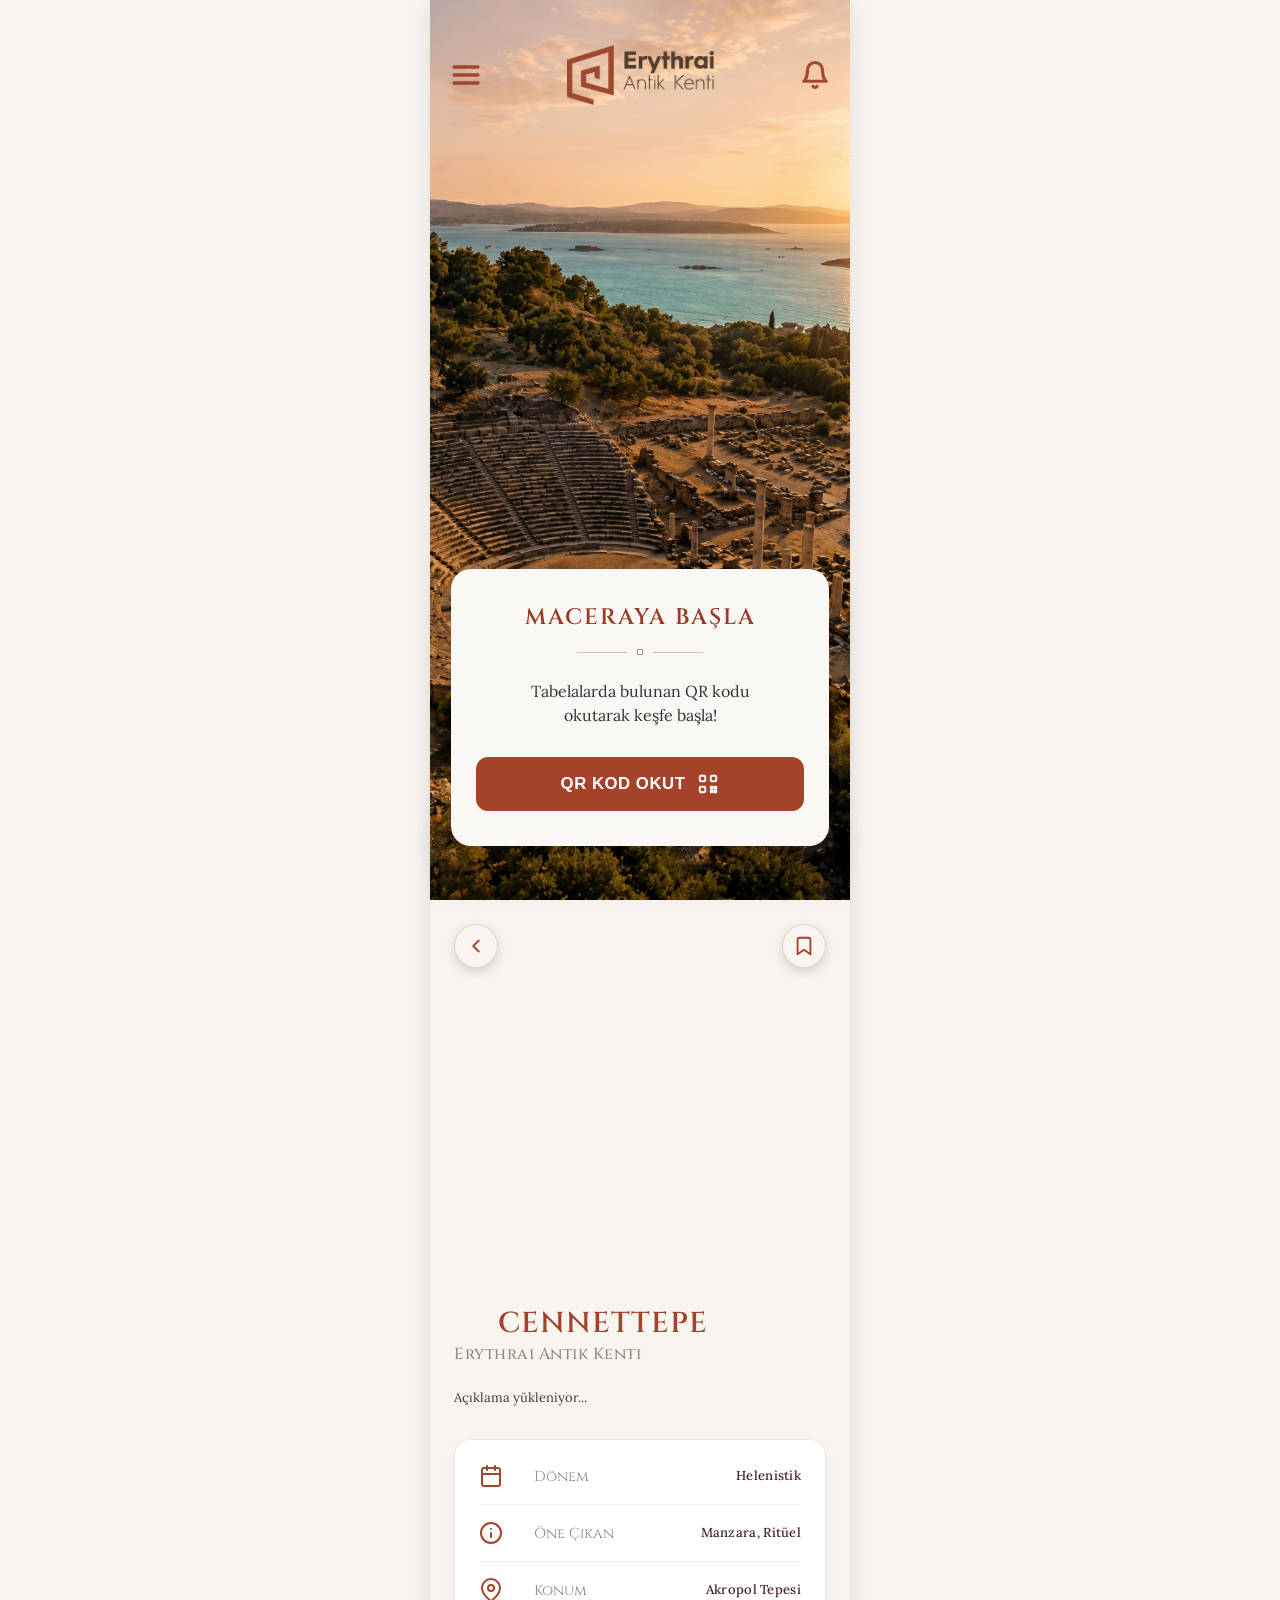
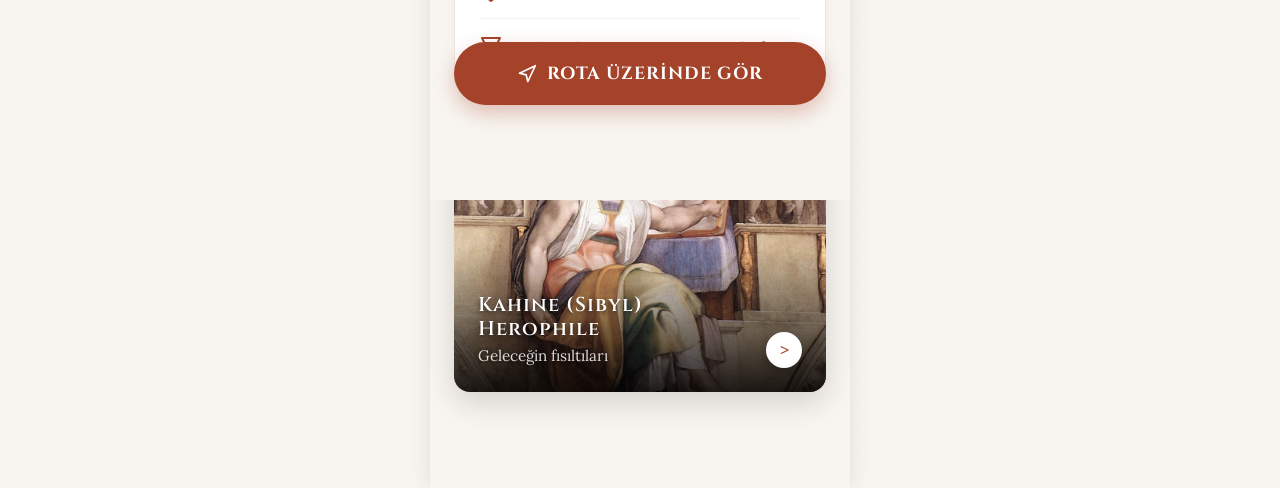
<file: index.html>
<!DOCTYPE html>
<html lang="en">
<head>
    <meta charset="UTF-8">
    <meta name="viewport" content="width=device-width, initial-scale=1.0, maximum-scale=1.0, user-scalable=no">
    <title>Erythrai Antik Kenti</title>
    
    <!-- Google Fonts: Cinzel for headings, Lora for body -->
    <link rel="preconnect" href="https://fonts.googleapis.com">
    <link rel="preconnect" href="https://fonts.gstatic.com" crossorigin>
    <link href="https://fonts.googleapis.com/css2?family=Cinzel:wght@400..900&family=Lora:ital,wght@0,400..700;1,400..700&display=swap" rel="stylesheet">
    
    <!-- Styles and Scripts -->
    <link rel="stylesheet" href="style.css">
    <script src="app.js" defer></script>
</head>
<body class="light-mode">
    <!-- Welcome Screen Overlay -->
    <div id="welcome-overlay" class="splash-container">
        <!-- Top Header Bar -->
        <header class="top-header">
            <button class="header-icon" aria-label="Menu">
                <svg width="32" height="32" viewBox="0 0 24 24" fill="none" stroke="currentColor" stroke-width="2.5" stroke-linecap="round" stroke-linejoin="round">
                    <line x1="3" y1="12" x2="21" y2="12"></line>
                    <line x1="3" y1="6" x2="21" y2="6"></line>
                    <line x1="3" y1="18" x2="21" y2="18"></line>
                </svg>
            </button>
            <img src="logo_white.png" alt="Erythrai Logo" class="logo-img">
            <button class="header-icon" aria-label="Notifications">
                <svg width="30" height="30" viewBox="0 0 24 24" fill="none" stroke="currentColor" stroke-width="2.5" stroke-linecap="round" stroke-linejoin="round">
                    <path d="M18 8A6 6 0 0 0 6 8c0 7-3 9-3 9h18s-3-2-3-9"></path>
                    <path d="M13.73 21a2 2 0 0 1-3.46 0"></path>
                </svg>
            </button>
        </header>

        <!-- Bottom Floating Card -->
        <div class="floating-card">
            <h1 class="card-title">MACERAYA BAŞLA</h1>
            <div class="divider">
                <div class="line"></div>
                <div class="square"></div>
                <div class="line"></div>
            </div>
            <p class="card-text">
                Tabelalarda bulunan QR kodu<br>okutarak keşfe başla!
            </p>
            <button id="enter-app-btn" class="cta-button" style="width: 100%; border: none; font-family: 'Inter', sans-serif;">
                QR KOD OKUT
                <span class="btn-icon">
                    <svg width="22" height="22" viewBox="0 0 24 24" fill="none" stroke="currentColor" stroke-width="2" stroke-linecap="round" stroke-linejoin="round">
                        <rect x="3" y="3" width="6" height="6" rx="1"></rect>
                        <rect x="15" y="3" width="6" height="6" rx="1"></rect>
                        <rect x="3" y="15" width="6" height="6" rx="1"></rect>
                        <path d="M15 15h2v2h-2z"></path>
                        <path d="M19 19h2v2h-2z"></path>
                        <path d="M19 15h2v2h-2z"></path>
                        <path d="M15 19h2v2h-2z"></path>
                    </svg>
                </span>
            </button>
        </div>
    </div>

    <main>
        <header class="app-header">
            <div class="logo-container">
                <img src="logo_black.png" class="logo" alt="Erythrai Logo">
            </div>
            <div class="search-container">
                <svg class="search-icon" viewBox="0 0 24 24" fill="none" stroke="currentColor" stroke-width="2" stroke-linecap="round" stroke-linejoin="round">
                    <circle cx="11" cy="11" r="8"></circle>
                    <line x1="21" y1="21" x2="16.65" y2="16.65"></line>
                </svg>
                <input type="text" class="search-input" placeholder="Keşfetmeye başla..." readonly disabled>
            </div>
        </header>

        <!-- Dynamic 6-step Journey Line Timeline -->
        <div id="journey-timeline"></div>

        <div class="section-title-container">
            <svg class="title-icon" viewBox="0 0 24 24" fill="none" stroke="currentColor" stroke-width="2" stroke-linecap="round" stroke-linejoin="round">
                <polygon points="12 2 15.09 8.26 22 9.27 17 14.14 18.18 21.02 12 17.77 5.82 21.02 7 14.14 2 9.27 8.91 8.26 12 2"></polygon>
            </svg>
            <h2>ÖNE ÇIKAN NOKTALAR</h2>
        </div>

        <!-- Container for dynamically injected section cards -->
        <div id="sections-container">
            <!-- Sections will be rendered here by app.js -->
        </div>
    </main>

    <!-- Bottom Navigation App Bar -->
    <nav class="bottom-nav">
        <a href="#" class="nav-item active" id="nav-explore">
            <svg viewBox="0 0 24 24" fill="none" stroke="currentColor" stroke-width="2" stroke-linecap="round" stroke-linejoin="round"><circle cx="12" cy="12" r="10"/><path d="M12 2a14.5 14.5 0 0 0 0 20 14.5 14.5 0 0 0 0-20"/><path d="M2 12h20"/></svg>
            <span>Keşif</span>
        </a>
        <a href="#" class="nav-item" id="nav-map">
            <svg viewBox="0 0 24 24" fill="none" stroke="currentColor" stroke-width="2" stroke-linecap="round" stroke-linejoin="round"><path d="M12 22s-8-4.5-8-11.8A8 8 0 0 1 12 2a8 8 0 0 1 8 8.2c0 7.3-8 11.8-8 11.8z"/><circle cx="12" cy="10" r="3"/></svg>
            <span>Harita</span>
        </a>
    </nav>

    <!-- Standalone Route Map Page -->
    <div id="standalone-map-page" class="hidden">
        <div class="map-header-redesigned">
            <h2 class="map-main-title" style="font-family: var(--font-heading); color: #5a4b41; font-size: 1.1rem; margin: 0 0 10px 0; letter-spacing: 2px;">ROTA HARİTASI</h2>
            <div style="display: flex; align-items: center; justify-content: center; gap: 12px;">
                <span style="display: flex; align-items: center; justify-content: center;">
                    <svg viewBox="0 0 24 24" fill="none" stroke="#a4432a" stroke-width="2" stroke-linecap="round" stroke-linejoin="round" style="width: 24px; height: 24px;"><circle cx="12" cy="12" r="10"></circle><polygon points="16.24 7.76 14.12 14.12 7.76 16.24 9.88 9.88 16.24 7.76"></polygon></svg>
                </span>
                <h3 style="margin: 5px 0; font-family: var(--font-heading); font-size: 1.5rem; color: #3d3b38; letter-spacing: 1px;">GENEL BAKIŞ</h3>
            </div>
            <span class="map-subtitle" style="color: #a4432a; font-weight: bold; font-size: 12px; letter-spacing: 1px;">Keşfedecek çok yer var!</span>
        </div>
        
        <div class="map-frame-premium">
            <div class="map-relative-wrapper">
                <img src="map.png" alt="Clean Route Map" class="map-image">
            </div>
        </div>

        <button id="standalone-back-btn" class="primary-action-btn"><span class="back-icon">←</span> GERİ DÖN</button>
    </div>

    <!-- Global Location Detail Modal -->
    <div id="location-modal" class="location-modal">
        <div class="modal-hero-container" id="modal-hero-bg">
            <button id="modal-back-btn" class="modal-floating-btn modal-back-btn">
                <svg viewBox="0 0 24 24" fill="none" stroke="#a4432a" stroke-width="2" stroke-linecap="round" stroke-linejoin="round"><polyline points="15 18 9 12 15 6"></polyline></svg>
            </button>
            <button id="modal-bookmark-btn" class="modal-floating-btn modal-bookmark-btn">
                <svg viewBox="0 0 24 24" fill="none" stroke="#a4432a" stroke-width="2" stroke-linecap="round" stroke-linejoin="round"><path d="M19 21l-7-5-7 5V5a2 2 0 0 1 2-2h10a2 2 0 0 1 2 2z"></path></svg>
            </button>
        </div>
        
        <div class="modal-body">
            <div class="modal-title-group">
                <div class="modal-title-header">
                    <span id="modal-title-icon" class="modal-title-icon"></span>
                    <h1 id="modal-title">CENNETTEPE</h1>
                </div>
                <h3 id="modal-subtitle">Erythrai Antik Kenti</h3>
            </div>
            
            <p id="modal-desc" class="modal-description">Açıklama yükleniyor...</p>
            
            <div class="modal-stats-box">
                <div class="stat-row">
                    <span class="stat-icon"><svg viewBox="0 0 24 24" fill="none" stroke="currentColor" stroke-width="2" stroke-linecap="round" stroke-linejoin="round"><rect x="3" y="4" width="18" height="18" rx="2" ry="2"/><line x1="16" y1="2" x2="16" y2="6"/><line x1="8" y1="2" x2="8" y2="6"/><line x1="3" y1="10" x2="21" y2="10"/></svg></span>
                    <span class="stat-label">Dönem</span>
                    <span class="stat-val" id="modal-stat-era">Helenistik</span>
                </div>
                <div class="stat-row">
                    <span class="stat-icon"><svg viewBox="0 0 24 24" fill="none" stroke="currentColor" stroke-width="2" stroke-linecap="round" stroke-linejoin="round"><circle cx="12" cy="12" r="10"/><line x1="12" y1="16" x2="12" y2="12"/><line x1="12" y1="8" x2="12.01" y2="8"/></svg></span>
                    <span class="stat-label">Öne Çıkan</span>
                    <span class="stat-val" id="modal-stat-highlight">Manzara, Ritüel</span>
                </div>
                <div class="stat-row">
                    <span class="stat-icon"><svg viewBox="0 0 24 24" fill="none" stroke="currentColor" stroke-width="2" stroke-linecap="round" stroke-linejoin="round"><path d="M21 10c0 7-9 13-9 13s-9-6-9-13a9 9 0 0 1 18 0z"/><circle cx="12" cy="10" r="3"/></svg></span>
                    <span class="stat-label">Konum</span>
                    <span class="stat-val" id="modal-stat-location">Akropol Tepesi</span>
                </div>
                <div class="stat-row">
                    <span class="stat-icon"><svg viewBox="0 0 24 24" fill="none" stroke="currentColor" stroke-width="2" stroke-linecap="round" stroke-linejoin="round"><polygon points="3 3 21 3 12 21 3 3"/></svg></span>
                    <span class="stat-label">Keşif Rotası</span>
                    <span class="stat-val" id="modal-stat-route">Başlangıç</span>
                </div>
            </div>
            
            <button id="prophecy-trigger-btn" class="modal-cta-btn prophecy-btn hidden">
                <span>✧ SİBYL'İN KEHANETİNİ AL</span>
            </button>
        </div>
        
        <div class="modal-footer">
            <button id="modal-cta-btn" class="modal-cta-btn">
                <svg viewBox="0 0 24 24" fill="none" stroke="currentColor" stroke-width="2" stroke-linecap="round" stroke-linejoin="round"><polygon points="3 11 22 2 13 21 11 13 3 11"/></svg>
                <span>ROTA ÜZERİNDE GÖR</span>
            </button>
        </div>
        <!-- Mobile Breathing Room Spacer -->
        <div style="height: 40px; min-height: 40px; flex-shrink: 0; width: 100%;"></div>
    </div>

    <!-- Map Modal -->
    <div id="map-modal" class="modal hidden">
        <div class="map-header-redesigned">
            <h2 class="map-main-title" style="font-family: var(--font-heading); color: #5a4b41; font-size: 1.1rem; margin: 0 0 10px 0; letter-spacing: 2px;">ROTA HARİTASI</h2>
            <div style="display: flex; align-items: center; justify-content: center; gap: 12px;">
                <span id="map-title-icon" style="display: flex; align-items: center; justify-content: center;"></span>
                <h3 id="map-current-title" style="margin: 5px 0; font-family: var(--font-heading); font-size: 1.5rem; color: #3d3b38; letter-spacing: 1px;">CENNETTEPE</h3>
            </div>
            <span class="map-subtitle" style="color: #a4432a; font-weight: bold; font-size: 12px; letter-spacing: 1px;">Şu anda buradasınız</span>
        </div>
        
        <div class="map-frame-premium">
            <div class="map-relative-wrapper">
                <img src="map.png" alt="Route Map" class="map-image" id="route-map-img">
                <div id="blinking-pin"></div>
            </div>
        </div>

        <div id="congrats-message" style="display: none; text-align: center; margin: 10px 0; color: #a4432a; font-family: serif; font-weight: bold; letter-spacing: 1px;">🎉 TEBRİKLER, ZİRVEYE ULAŞTINIZ!</div>

        <button id="map-large-back-btn" class="primary-action-btn"><span class="back-icon">←</span> GERİ DÖN</button>
    </div>
    <!-- Prophecy Reward Screen -->
    <div id="prophecy-screen" class="hidden">
        <div class="prophecy-hero"></div>
        <div class="prophecy-content">
            <h3 class="prophecy-subtitle">ERYTHRAI'NİN ZİRVESİNE</h3>
            <h2 class="prophecy-title">HOŞGELDİNİZ</h2>
            <div class="prophecy-divider">
                <svg viewBox="0 0 24 24" fill="none" stroke="#a4432a" stroke-width="1.5" stroke-linecap="round" stroke-linejoin="round" style="width: 20px; height: 20px;"><path d="M12 2v2M12 20v2M2 12h2M20 12h2"/><circle cx="12" cy="12" r="4"/></svg>
            </div>
            <p class="prophecy-intro">
                Erythrai Akropolü, İonia'nın en güçlü kentlerinden biri olan Erythrai'nin en yüksek noktasında yer alır. Buradan kent, liman ve çevresindeki eşsiz coğrafya görülür.
                <br><br>
                Ticaret, kültür ve inanç merkezi olan Erythrai, binlerce yıl öncesinden günümüze uzanan köklü bir mirasa sahiptir.
                <br><br>
                Geçmişin izlerini keşfetmeye, Erythrai'nin zirvesinden başlayın.
            </p>
            
            <div class="prophecy-card">
                <div class="prophecy-card-header">
                    <svg class="sparkles-icon" viewBox="0 0 24 24" fill="none" stroke="#a4432a" stroke-width="1.5"><path d="M12 2l2 6 6 2-6 2-2 6-2-6-6-2 6-2z"/></svg>
                    <h3>SİBYL'İN KEHANETİ</h3>
                </div>
                <div class="prophecy-card-body">
                    <img src="melek.png" alt="Prophecy Angel" class="prophecy-angel-icon">
                    <div class="prophecy-card-text">
                        <p id="prophecy-text-display">"..."</p>
                    </div>
                </div>
            </div>
            
            <button id="prophecy-back-btn" class="modal-cta-btn prophecy-back-btn">
                <span>GERİ DÖN ➔</span>
            </button>
            <div class="prophecy-columns-bottom"></div>
        </div>
    </div>
</body>
</html>
</file>
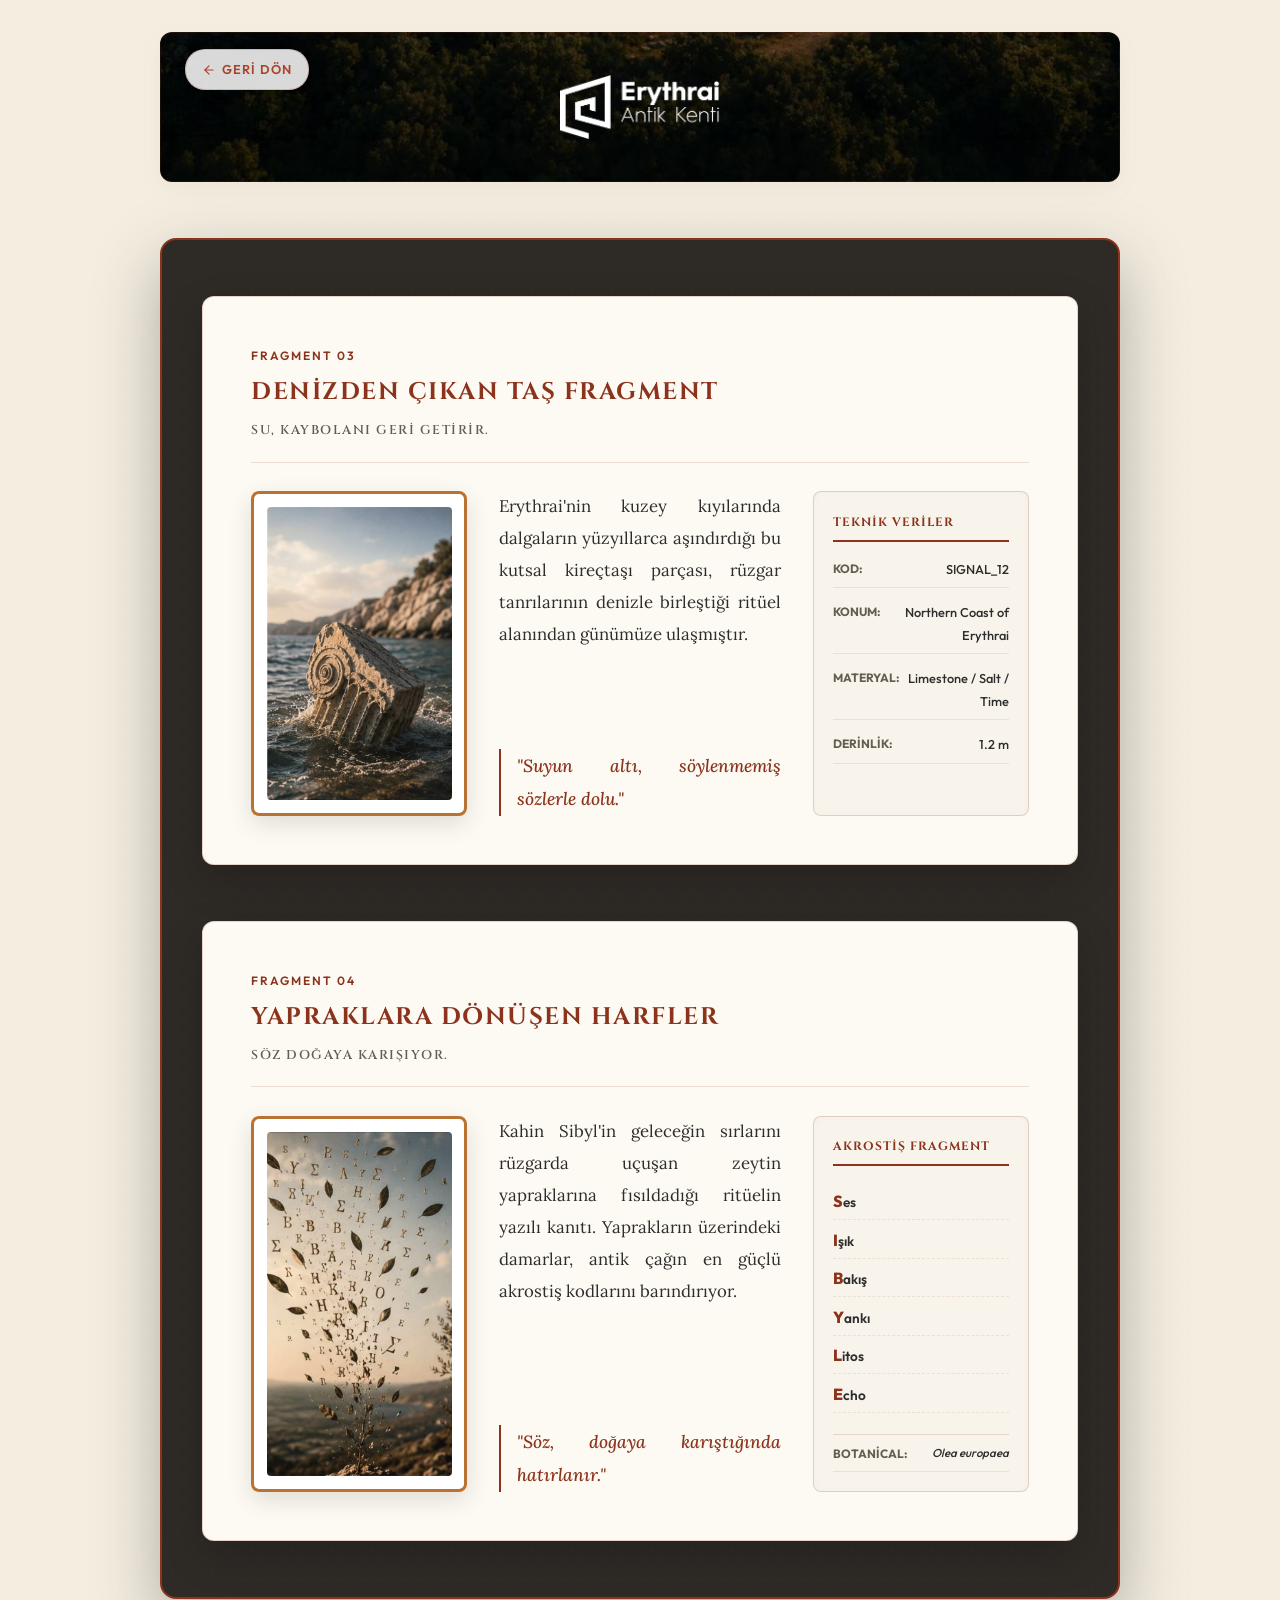
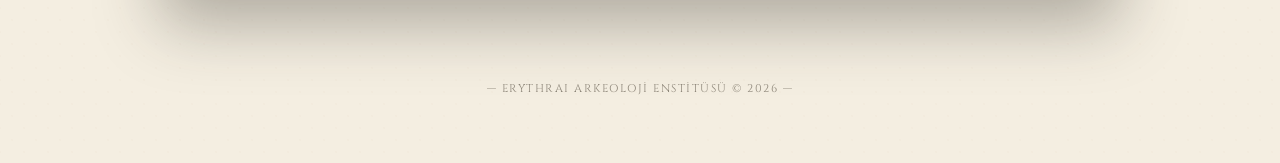
<file: stories.html>
<!DOCTYPE html>
<html lang="tr">
<head>
    <meta charset="UTF-8">
    <meta name="viewport" content="width=device-width, initial-scale=1.0">
    <title>Erythrai - Mistik Hikayeler & Arkeolojik Bulgular</title>
    
    <!-- Google Fonts -->
    <link rel="preconnect" href="https://fonts.googleapis.com">
    <link rel="preconnect" href="https://fonts.gstatic.com" crossorigin>
    <link href="https://fonts.googleapis.com/css2?family=Cinzel:wght@400..900&family=Lora:ital,wght@0,400..700;1,400..700&family=Outfit:wght@100..900&display=swap" rel="stylesheet">
    
    <style>
        :root {
            --color-bg: #f4eee1;
            --color-terracotta: #a9442a;
            --color-terracotta-dark: #8c331d;
            --color-charcoal: #2d2d2d;
            --color-sepia: #4a4235;
            --color-gold: #b89742;
            --font-heading: 'Cinzel', serif;
            --font-body: 'Lora', serif;
            --font-meta: 'Outfit', sans-serif;
        }

        * {
            box-sizing: border-box;
            margin: 0;
            padding: 0;
        }

        body {
            background-color: var(--color-bg);
            background-image: 
                radial-gradient(rgba(169, 68, 42, 0.015) 1px, transparent 0),
                radial-gradient(rgba(169, 68, 42, 0.015) 1px, transparent 0);
            background-size: 24px 24px;
            background-position: 0 0, 12px 12px;
            color: var(--color-charcoal);
            font-family: var(--font-body);
            line-height: 1.8;
            padding: 2rem 1.5rem;
            min-height: 100vh;
            display: flex;
            flex-direction: column;
            align-items: center;
        }

        header {
            width: 100%;
            max-width: 960px;
            height: 150px;
            margin-bottom: 3.5rem;
            display: flex;
            justify-content: center;
            align-items: center;
            position: relative;
            border-radius: 12px;
            border: 1px solid rgba(169, 68, 42, 0.15);
            background-image: url('hero_theater.jpg') !important;
            background-size: cover !important;
            background-position: center !important;
            box-shadow: 0 8px 24px rgba(140, 50, 29, 0.05);
            overflow: hidden;
        }

        .logo-container {
            display: flex;
            justify-content: center;
            align-items: center;
            padding: 0.5rem;
            position: relative;
            z-index: 2;
        }

        .logo-link {
            text-decoration: none;
            display: inline-block;
            transition: transform 0.3s cubic-bezier(0.4, 0, 0.2, 1);
        }

        .logo-link:hover {
            transform: scale(1.025);
        }

        .logo {
            height: 65px; /* Scaled up proportionally for crisp mobile readability */
            width: auto;
            object-fit: contain;
            display: block;
        }

        /* Default state for parchment sub-pages: show black logo, hide white logo */
        .logo-white {
            display: none !important;
        }

        .logo-black {
            display: block !important;
        }

        .back-btn {
            position: absolute;
            top: 1rem;
            left: 1.5rem;
            font-family: var(--font-meta);
            font-size: 0.8rem;
            letter-spacing: 1px;
            text-transform: uppercase;
            color: var(--color-terracotta);
            text-decoration: none;
            display: inline-flex;
            align-items: center;
            gap: 0.4rem;
            transition: all 0.3s ease;
            font-weight: 600;
            background: rgba(255, 255, 255, 0.85);
            padding: 0.5rem 1rem;
            border-radius: 20px;
            border: 1px solid rgba(169, 68, 42, 0.25);
            box-shadow: 0 4px 12px rgba(0, 0, 0, 0.1);
            z-index: 10;
        }

        .back-btn:hover {
            color: var(--color-terracotta-dark);
            transform: translateX(-4px);
            background: rgba(255, 255, 255, 0.95);
        }

        h1 {
            font-family: var(--font-heading);
            color: var(--color-terracotta);
            font-size: 2.2rem;
            letter-spacing: 3px;
            text-transform: uppercase;
            margin-bottom: 0.5rem;
            margin-top: 1.5rem;
        }

        .subtitle {
            font-family: var(--font-heading);
            font-size: 0.8rem;
            letter-spacing: 2px;
            color: var(--color-sepia);
            text-transform: uppercase;
            opacity: 0.8;
        }

        main {
            width: 100%;
            max-width: 960px;
            display: flex;
            flex-direction: column;
            align-items: center;
        }

        /* Premium Basalt/Terracotta Dark Panel */
        .contrast-panel {
            background-color: #2e2a26; /* Deep dark basalt stone / burned terracotta */
            background-image: 
                radial-gradient(rgba(140, 50, 30, 0.12) 1px, transparent 0),
                radial-gradient(rgba(140, 50, 30, 0.12) 1px, transparent 0);
            background-size: 20px 20px;
            background-position: 0 0, 10px 10px;
            border: 2px solid #8c331d;
            border-radius: 16px;
            padding: 3.5rem 2.5rem;
            width: 100%;
            box-shadow: 0 25px 65px rgba(46, 42, 38, 0.35);
            display: flex;
            flex-direction: column;
            gap: 3.5rem;
        }

        /* Editorial Lore Card inside Contrast Panel */
        .editorial-card {
            background-color: #fcfaf2; /* Warm parchment card for high contrast */
            border: 1px solid rgba(140, 50, 30, 0.2);
            border-radius: 12px;
            padding: 3rem;
            box-shadow: 0 15px 40px rgba(0, 0, 0, 0.18);
            display: flex;
            flex-direction: column;
            gap: 1.8rem;
            position: relative;
            transition: all 0.3s ease;
            width: 100%;
        }

        .editorial-card:hover {
            transform: translateY(-3px);
            box-shadow: 0 20px 50px rgba(0, 0, 0, 0.24);
            border-color: rgba(140, 50, 30, 0.4);
        }

        .card-header {
            display: flex;
            flex-direction: column;
            gap: 0.3rem;
            border-bottom: 1px solid rgba(140, 50, 30, 0.15);
            padding-bottom: 1.2rem;
        }

        .card-number {
            font-family: var(--font-meta);
            font-size: 0.75rem;
            font-weight: 600;
            color: #8c331d; /* Deep Burnt Sienna */
            letter-spacing: 2px;
        }

        .card-title {
            font-family: var(--font-heading);
            font-size: 1.5rem;
            color: #8c331d; /* Deep Burnt Sienna */
            letter-spacing: 1.5px;
            text-transform: uppercase;
        }

        .card-subtitle {
            font-family: var(--font-heading);
            font-size: 0.8rem;
            color: var(--color-sepia);
            letter-spacing: 1.5px;
            text-transform: uppercase;
            font-weight: 600;
            opacity: 0.85;
        }

        /* Layout Grid: Narrative, Visual, and Sidebar (3 columns) */
        .card-body {
            display: grid;
            grid-template-columns: 1fr 1.3fr 1fr;
            gap: 2rem;
            align-items: stretch; /* Match heights dynamically */
        }

        @media (max-width: 992px) {
            .card-body {
                grid-template-columns: 1.2fr 1fr;
                gap: 1.5rem;
                align-items: start;
            }
            .visual-container {
                grid-column: span 2;
            }
        }

        @media (max-width: 768px) {
            .card-body {
                grid-template-columns: 1fr;
                gap: 1.5rem;
                align-items: start;
            }
            .visual-container {
                grid-column: span 1;
            }
        }

        /* Premium Editorial Visual Container with Copper Framing */
        .visual-container {
            width: 100%;
            background-color: #ffffff;
            border: 3px solid #b87333; /* Antique copper frame */
            border-radius: 8px;
            padding: 0.8rem;
            box-shadow: 0 8px 24px rgba(0, 0, 0, 0.12);
            display: flex;
            justify-content: center;
            align-items: center;
            overflow: hidden;
            transition: transform 0.3s ease, box-shadow 0.3s ease;
        }

        .visual-container:hover {
            transform: scale(1.02);
            box-shadow: 0 15px 35px rgba(169, 68, 42, 0.08);
        }

        .fragment-img {
            width: 100%;
            height: 100%;
            border-radius: 4px;
            display: block;
            opacity: 0.95;
            object-fit: cover; /* Strech to fill matching grid height */
            filter: sepia(0.08) contrast(1.01);
        }

        .narrative {
            font-size: 1.05rem;
            color: #2d2d2d; /* Rich Charcoal Black body text */
            line-height: 1.9;
            text-align: justify;
            display: flex;
            flex-direction: column;
            justify-content: space-between;
        }

        .recovered-phrase {
            margin-top: 1.5rem;
            padding-left: 1rem;
            border-left: 2px solid #8c331d; /* Deep Burnt Sienna */
            font-style: italic;
            font-size: 1.1rem;
            color: #8c331d;
            font-weight: 500;
        }

        /* Technical Sidebar styled as premium Artifact Tag */
        .technical-sidebar {
            background-color: rgba(140, 50, 30, 0.03);
            border: 1px solid rgba(140, 50, 30, 0.2);
            border-radius: 8px;
            padding: 1.2rem;
            font-family: var(--font-meta);
            font-size: 0.8rem;
            color: #2d2d2d; /* Charcoal text */
            display: flex;
            flex-direction: column;
            gap: 0.8rem;
            box-shadow: inset 0 0 10px rgba(0, 0, 0, 0.02);
        }

        .sidebar-title {
            font-family: var(--font-heading);
            font-size: 0.75rem;
            color: #8c331d; /* Burnt Sienna */
            letter-spacing: 1px;
            text-transform: uppercase;
            border-bottom: 2px solid #8c331d; /* Crisp header line */
            padding-bottom: 0.4rem;
            margin-bottom: 0.2rem;
            font-weight: 700;
        }

        .meta-item {
            display: flex;
            justify-content: space-between;
            border-bottom: 1px solid rgba(140, 50, 30, 0.1); /* Crisp grid lines */
            padding-bottom: 0.4rem;
        }

        .meta-label {
            font-weight: 700;
            color: rgba(74, 66, 53, 0.85);
            text-transform: uppercase;
            font-size: 0.75rem;
        }

        .meta-val {
            color: #2d2d2d;
            font-weight: 500;
            text-align: right;
        }

        /* Acrostic rendering styling */
        .acrostic-list {
            list-style: none;
            display: flex;
            flex-direction: column;
            gap: 0.35rem;
            margin-top: 0.3rem;
        }

        .acrostic-item {
            font-size: 0.85rem;
            font-weight: 600;
            color: #2d2d2d;
            border-bottom: 1px dashed rgba(140, 50, 30, 0.1); /* Crisp dashed separators */
            padding-bottom: 0.2rem;
        }

        .acrostic-highlight {
            color: #8c331d; /* Deep Terracotta */
            font-weight: 800;
            font-size: 1rem;
        }

        footer {
            margin-top: 5rem;
            margin-bottom: 2rem;
            font-family: var(--font-heading);
            font-size: 0.7rem;
            color: var(--color-sepia);
            letter-spacing: 1.5px;
            text-transform: uppercase;
            opacity: 0.6;
            text-align: center;
        }

        /* --- Mobile Responsive Overrides --- */
        @media (max-width: 600px) {
            body {
                padding: 1rem 0.5rem; /* Minimize page outer margins */
            }

            header {
                margin-bottom: 2rem;
                padding-bottom: 1.2rem;
            }

            h1 {
                font-size: 1.4rem; /* Downscale main header dynamically */
                letter-spacing: 1.5px;
            }

            .subtitle {
                font-size: 0.7rem;
                letter-spacing: 1px;
            }

            .contrast-panel {
                padding: 1.2rem 0.8rem; /* Minimize container outer margins on mobile */
                width: 95vw; /* Expand central container width to 95vw */
                gap: 2rem;
                border-radius: 12px;
            }

            .editorial-card {
                padding: 1.2rem; /* Comfortable internal card padding */
                gap: 1.2rem;
            }

            .card-title {
                font-size: 1.15rem; /* Downscale header to fit elegantly */
                letter-spacing: 1px;
            }

            .card-subtitle {
                font-size: 0.7rem;
                letter-spacing: 1px;
            }

            .card-body {
                grid-template-columns: 1fr !important; /* Stack vertically on mobile */
                gap: 1.2rem;
            }

            .visual-container {
                padding: 0.5rem; /* Reduce photo mount padding on mobile */
            }

            .fragment-img {
                height: 180px; /* Reduce visual height dynamically on tiny screens */
                object-fit: cover;
            }

            .narrative {
                font-size: 0.95rem;
                line-height: 1.7;
                text-align: left; /* Clean left alignment for zero massive gaps */
            }

            .technical-sidebar {
                padding: 1rem;
                gap: 0.6rem;
            }
        }
    </style>
</head>
<body class="light-mode">
    <header>
        <a href="index.html" class="back-btn">
            <svg width="14" height="14" viewBox="0 0 24 24" fill="none" stroke="currentColor" stroke-width="2" stroke-linecap="round" stroke-linejoin="round">
                <line x1="19" y1="12" x2="5" y2="12"></line>
                <polyline points="12 19 5 12 12 5"></polyline>
            </svg>
            Geri Dön
        </a>
        <div class="logo-container">
            <img src="logo_black.png" class="logo logo-black" alt="Erythrai Logo">
        </div>
    </header>

    <main>
        <!-- Dynamic Contrast Panel containing the catalog structures -->
        <div class="contrast-panel">
            
            <!-- CARD 03 -->
            <article class="editorial-card">
                <div class="card-header">
                    <span class="card-number">FRAGMENT 03</span>
                    <h2 class="card-title">DENİZDEN ÇIKAN TAŞ FRAGMENT</h2>
                    <h3 class="card-subtitle">SU, KAYBOLANI GERİ GETİRİR.</h3>
                </div>
                
                <div class="card-body">
                    <!-- Left: Antique Copper Framed Image Mount -->
                    <div class="visual-container">
                        <img src="fragment03.jpg" alt="Denizden Çıkan Taş Fragment" class="fragment-img">
                    </div>

                    <!-- Center: Narrative Column -->
                    <div class="narrative">
                        <p>Erythrai'nin kuzey kıyılarında dalgaların yüzyıllarca aşındırdığı bu kutsal kireçtaşı parçası, rüzgar tanrılarının denizle birleştiği ritüel alanından günümüze ulaşmıştır.</p>
                        <p class="recovered-phrase">"Suyun altı, söylenmemiş sözlerle dolu."</p>
                    </div>
                    
                    <!-- Right: Technical Sidebar (Premium Artifact Tag) -->
                    <div class="technical-sidebar">
                        <h4 class="sidebar-title">Teknik Veriler</h4>
                        <div class="meta-item">
                            <span class="meta-label">Kod:</span>
                            <span class="meta-val">SIGNAL_12</span>
                        </div>
                        <div class="meta-item">
                            <span class="meta-label">Konum:</span>
                            <span class="meta-val">Northern Coast of Erythrai</span>
                        </div>
                        <div class="meta-item">
                            <span class="meta-label">Materyal:</span>
                            <span class="meta-val">Limestone / Salt / Time</span>
                        </div>
                        <div class="meta-item">
                            <span class="meta-label">Derinlik:</span>
                            <span class="meta-val">1.2 m</span>
                        </div>
                    </div>
                </div>
            </article>

            <!-- CARD 04 -->
            <article class="editorial-card">
                <div class="card-header">
                    <span class="card-number">FRAGMENT 04</span>
                    <h2 class="card-title">YAPRAKLARA DÖNÜŞEN HARFLER</h2>
                    <h3 class="card-subtitle">SÖZ DOĞAYA KARIŞIYOR.</h3>
                </div>
                
                <div class="card-body">
                    <!-- Left: Antique Copper Framed Image Mount -->
                    <div class="visual-container">
                        <img src="fragment04.jpg" alt="Yapraklara Dönüşen Harfler" class="fragment-img">
                    </div>

                    <!-- Center: Narrative Column -->
                    <div class="narrative">
                        <p>Kahin Sibyl'in geleceğin sırlarını rüzgarda uçuşan zeytin yapraklarına fısıldadığı ritüelin yazılı kanıtı. Yaprakların üzerindeki damarlar, antik çağın en güçlü akrostiş kodlarını barındırıyor.</p>
                        <p class="recovered-phrase">"Söz, doğaya karıştığında hatırlanır."</p>
                    </div>
                    
                    <!-- Right: Technical Acrostic Sidebar (Premium Artifact Tag) -->
                    <div class="technical-sidebar">
                        <h4 class="sidebar-title">Akrostiş Fragment</h4>
                        <ul class="acrostic-list">
                            <li class="acrostic-item"><span class="acrostic-highlight">S</span>es</li>
                            <li class="acrostic-item"><span class="acrostic-highlight">I</span>şık</li>
                            <li class="acrostic-item"><span class="acrostic-highlight">B</span>akış</li>
                            <li class="acrostic-item"><span class="acrostic-highlight">Y</span>ankı</li>
                            <li class="acrostic-item"><span class="acrostic-highlight">L</span>itos</li>
                            <li class="acrostic-item"><span class="acrostic-highlight">E</span>cho</li>
                        </ul>
                        <div class="meta-item" style="margin-top: 0.5rem; border-top: 1px solid rgba(140, 50, 30, 0.15); padding-top: 0.5rem;">
                            <span class="meta-label">Botanical:</span>
                            <span class="meta-val" style="font-size: 0.72rem; font-style: italic;">Olea europaea</span>
                        </div>
                    </div>
                </div>
            </article>
            
        </div>
    </main>

    <footer>
        — ERYTHRAI ARKEOLOJİ ENSTİTÜSÜ &copy; 2026 —
    </footer>
</body>
</html>
</file>
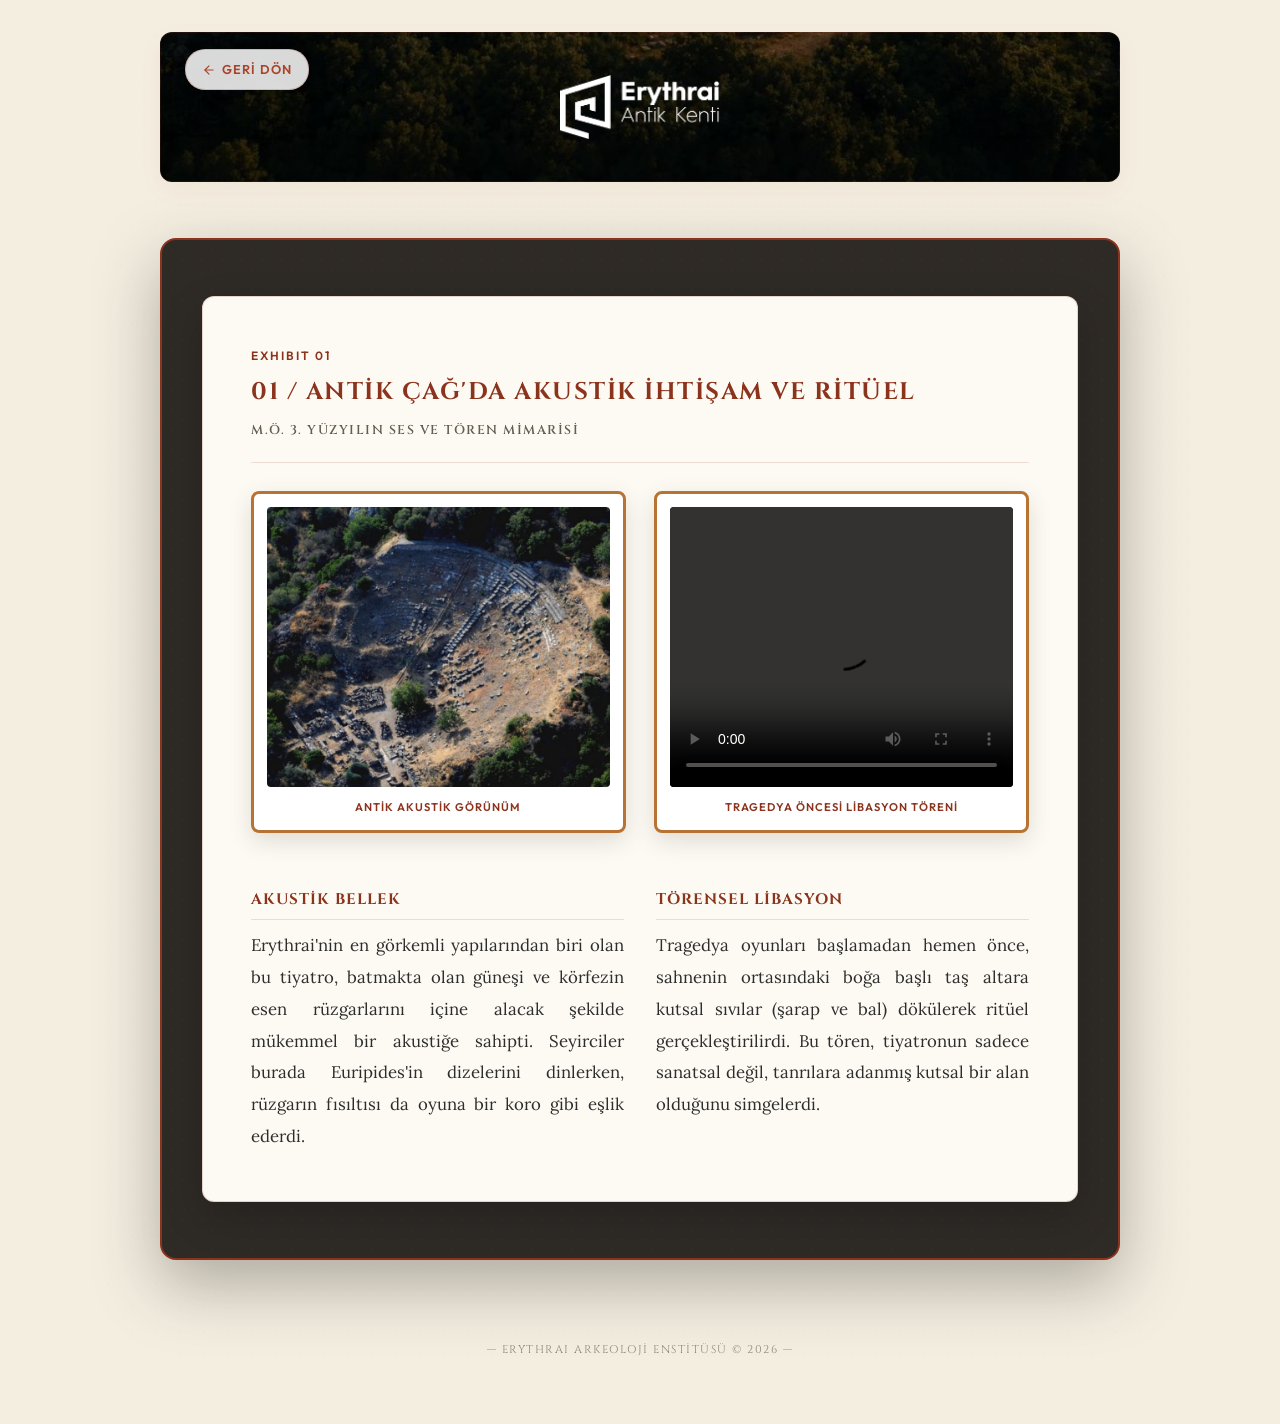
<file: theater.html>
<!DOCTYPE html>
<html lang="tr">
<head>
    <meta charset="UTF-8">
    <meta name="viewport" content="width=device-width, initial-scale=1.0">
    <title>Erythrai - Antik Tiyatro Rekonstrüksiyonu</title>
    
    <!-- Google Fonts -->
    <link rel="preconnect" href="https://fonts.googleapis.com">
    <link rel="preconnect" href="https://fonts.gstatic.com" crossorigin>
    <link href="https://fonts.googleapis.com/css2?family=Cinzel:wght@400..900&family=Lora:ital,wght@0,400..700;1,400..700&family=Outfit:wght@100..900&display=swap" rel="stylesheet">
    
    <style>
        :root {
            --color-bg: #f4eee1;
            --color-terracotta: #a9442a;
            --color-terracotta-dark: #8c331d;
            --color-charcoal: #2d2d2d;
            --color-sepia: #4a4235;
            --color-gold: #b89742;
            --font-heading: 'Cinzel', serif;
            --font-body: 'Lora', serif;
            --font-meta: 'Outfit', sans-serif;
        }

        * {
            box-sizing: border-box;
            margin: 0;
            padding: 0;
        }

        body {
            background-color: var(--color-bg);
            background-image: 
                radial-gradient(rgba(169, 68, 42, 0.015) 1px, transparent 0),
                radial-gradient(rgba(169, 68, 42, 0.015) 1px, transparent 0);
            background-size: 24px 24px;
            background-position: 0 0, 12px 12px;
            color: var(--color-charcoal);
            font-family: var(--font-body);
            line-height: 1.8;
            padding: 2rem 1.5rem;
            min-height: 100vh;
            display: flex;
            flex-direction: column;
            align-items: center;
        }

        header {
            width: 100%;
            max-width: 960px;
            height: 150px;
            margin-bottom: 3.5rem;
            display: flex;
            justify-content: center;
            align-items: center;
            position: relative;
            border-radius: 12px;
            border: 1px solid rgba(169, 68, 42, 0.15);
            background-image: url('hero_theater.jpg') !important;
            background-size: cover !important;
            background-position: center !important;
            box-shadow: 0 8px 24px rgba(140, 50, 29, 0.05);
            overflow: hidden;
        }

        .logo-container {
            display: flex;
            justify-content: center;
            align-items: center;
            padding: 0.5rem;
            position: relative;
            z-index: 2;
        }

        .logo-link {
            text-decoration: none;
            display: inline-block;
            transition: transform 0.3s cubic-bezier(0.4, 0, 0.2, 1);
        }

        .logo-link:hover {
            transform: scale(1.025);
        }

        .logo {
            height: 65px; /* Scaled up proportionally for crisp mobile readability */
            width: auto;
            object-fit: contain;
            display: block;
        }

        /* Default state for parchment sub-pages: show black logo, hide white logo */
        .logo-white {
            display: none !important;
        }

        .logo-black {
            display: block !important;
        }

        .back-btn {
            position: absolute;
            top: 1rem;
            left: 1.5rem;
            font-family: var(--font-meta);
            font-size: 0.8rem;
            letter-spacing: 1px;
            text-transform: uppercase;
            color: var(--color-terracotta);
            text-decoration: none;
            display: inline-flex;
            align-items: center;
            gap: 0.4rem;
            transition: all 0.3s ease;
            font-weight: 600;
            background: rgba(255, 255, 255, 0.85);
            padding: 0.5rem 1rem;
            border-radius: 20px;
            border: 1px solid rgba(169, 68, 42, 0.25);
            box-shadow: 0 4px 12px rgba(0, 0, 0, 0.1);
            z-index: 10;
        }

        .back-btn:hover {
            color: var(--color-terracotta-dark);
            transform: translateX(-4px);
            background: rgba(255, 255, 255, 0.95);
        }

        h1 {
            font-family: var(--font-heading);
            color: var(--color-terracotta);
            font-size: 2.2rem;
            letter-spacing: 3px;
            text-transform: uppercase;
            margin-bottom: 0.5rem;
            margin-top: 1.5rem;
        }

        .subtitle {
            font-family: var(--font-heading);
            font-size: 0.8rem;
            letter-spacing: 2px;
            color: var(--color-sepia);
            text-transform: uppercase;
            opacity: 0.8;
        }

        main {
            width: 100%;
            max-width: 960px;
            display: flex;
            flex-direction: column;
            align-items: center;
        }

        /* Premium Basalt/Terracotta Dark Panel */
        .contrast-panel {
            background-color: #2e2a26; /* Deep dark basalt stone / burned terracotta */
            background-image: 
                radial-gradient(rgba(140, 50, 30, 0.12) 1px, transparent 0),
                radial-gradient(rgba(140, 50, 30, 0.12) 1px, transparent 0);
            background-size: 20px 20px;
            background-position: 0 0, 10px 10px;
            border: 2px solid #8c331d;
            border-radius: 16px;
            padding: 3.5rem 2.5rem;
            width: 100%;
            box-shadow: 0 25px 65px rgba(46, 42, 38, 0.35);
            display: flex;
            flex-direction: column;
            gap: 3.5rem;
        }

        /* Editorial Lore Card inside Contrast Panel */
        .editorial-card {
            background-color: #fcfaf2; /* Warm parchment card for high contrast */
            border: 1px solid rgba(140, 50, 30, 0.2);
            border-radius: 12px;
            padding: 3rem;
            box-shadow: 0 15px 40px rgba(0, 0, 0, 0.18);
            display: flex;
            flex-direction: column;
            gap: 1.8rem;
            position: relative;
            transition: all 0.3s ease;
            width: 100%;
        }

        .editorial-card:hover {
            transform: translateY(-3px);
            box-shadow: 0 20px 50px rgba(0, 0, 0, 0.24);
            border-color: rgba(140, 50, 30, 0.4);
        }

        .card-header {
            display: flex;
            flex-direction: column;
            gap: 0.3rem;
            border-bottom: 1px solid rgba(140, 50, 30, 0.15);
            padding-bottom: 1.2rem;
        }

        .card-number {
            font-family: var(--font-meta);
            font-size: 0.75rem;
            font-weight: 600;
            color: #8c331d; /* Deep Burnt Sienna */
            letter-spacing: 2px;
        }

        .card-title {
            font-family: var(--font-heading);
            font-size: 1.5rem;
            color: #8c331d; /* Deep Burnt Sienna */
            letter-spacing: 1.5px;
            text-transform: uppercase;
        }

        .card-subtitle {
            font-family: var(--font-heading);
            font-size: 0.8rem;
            color: var(--color-sepia);
            letter-spacing: 1.5px;
            text-transform: uppercase;
            font-weight: 600;
            opacity: 0.85;
        }

        /* Media Comparison Grid (Exactly Side-by-Side) */
        .media-comparison-grid {
            display: grid;
            grid-template-columns: 1fr 1fr;
            gap: 1.8rem;
            width: 100%;
            margin-bottom: 0.5rem;
        }

        @media (max-width: 768px) {
            .media-comparison-grid {
                grid-template-columns: 1fr;
                gap: 1.5rem;
            }
        }

        /* Visual Container with Copper Framing */
        .visual-container {
            width: 100%;
            background-color: #ffffff;
            border: 3px solid #b87333; /* Elegant antique copper border */
            border-radius: 8px;
            padding: 0.8rem;
            box-shadow: 0 8px 24px rgba(0, 0, 0, 0.12);
            display: flex;
            flex-direction: column;
            justify-content: space-between;
            align-items: center;
            overflow: hidden;
            transition: transform 0.3s ease;
        }

        .visual-container:hover {
            transform: scale(1.02);
        }

        /* Matched Width & Height Media Settings */
        .comparison-media {
            width: 100%;
            height: 280px; /* Crucially matched height */
            object-fit: cover; /* Visually matched presentation */
            border-radius: 4px;
            display: block;
            background: #000;
            filter: sepia(0.06) contrast(1.02);
        }

        .img-caption {
            font-family: var(--font-meta);
            font-size: 0.7rem;
            color: #8c331d;
            text-transform: uppercase;
            letter-spacing: 1px;
            margin-top: 0.6rem;
            font-weight: 600;
            text-align: center;
        }

        /* Narrative Columns */
        .narrative-grid {
            display: grid;
            grid-template-columns: 1fr 1fr;
            gap: 2rem;
            width: 100%;
            margin-top: 1rem;
        }

        @media (max-width: 768px) {
            .narrative-grid {
                grid-template-columns: 1fr;
                gap: 1.5rem;
            }
        }

        .narrative {
            font-size: 1.05rem;
            color: #2d2d2d; /* Rich Charcoal Black body text */
            line-height: 1.9;
            text-align: justify;
        }

        .narrative-header {
            font-family: var(--font-heading);
            font-size: 0.95rem;
            color: #8c331d; /* Deep Burnt Sienna */
            margin-bottom: 0.6rem;
            letter-spacing: 1px;
            border-bottom: 1px solid rgba(140, 50, 30, 0.15);
            padding-bottom: 0.3rem;
            text-transform: uppercase;
        }

        footer {
            margin-top: 5rem;
            margin-bottom: 2rem;
            font-family: var(--font-heading);
            font-size: 0.7rem;
            color: var(--color-sepia);
            letter-spacing: 1.5px;
            text-transform: uppercase;
            opacity: 0.6;
            text-align: center;
        }

        /* --- Mobile Responsive Overrides --- */
        @media (max-width: 600px) {
            body {
                padding: 1rem 0.5rem; /* Minimize page outer margins */
            }

            header {
                margin-bottom: 2rem;
                padding-bottom: 1.2rem;
            }

            h1 {
                font-size: 1.4rem; /* Downscale main header dynamically */
                letter-spacing: 1.5px;
            }

            .subtitle {
                font-size: 0.7rem;
                letter-spacing: 1px;
            }

            .contrast-panel {
                padding: 1.2rem 0.8rem; /* Minimize container outer margins on mobile */
                width: 95vw; /* Expand central container width to 95vw */
                gap: 2rem;
                border-radius: 12px;
            }

            .editorial-card {
                padding: 1.2rem; /* Comfortable internal card padding */
                gap: 1.2rem;
            }

            .card-title {
                font-size: 1.15rem; /* Downscale header to fit elegantly */
                letter-spacing: 1px;
            }

            .card-subtitle {
                font-size: 0.7rem;
                letter-spacing: 1px;
            }

            .media-comparison-grid {
                gap: 1rem;
            }

            .visual-container {
                padding: 0.5rem; /* Reduce photo mount padding on mobile */
            }

            .comparison-media {
                height: 180px; /* Reduce visual height dynamically on tiny screens */
            }

            .narrative-grid {
                gap: 1.2rem;
            }

            .narrative {
                font-size: 0.95rem;
                line-height: 1.7;
                text-align: left; /* Clean left alignment for zero massive gaps */
            }

            .narrative-header {
                font-size: 0.85rem;
            }
        }
    </style>
</head>
<body class="light-mode">
    <header>
        <a href="index.html" class="back-btn">
            <svg width="14" height="14" viewBox="0 0 24 24" fill="none" stroke="currentColor" stroke-width="2" stroke-linecap="round" stroke-linejoin="round">
                <line x1="19" y1="12" x2="5" y2="12"></line>
                <polyline points="12 19 5 12 12 5"></polyline>
            </svg>
            Geri Dön
        </a>
        <div class="logo-container">
            <img src="logo_black.png" class="logo logo-black" alt="Erythrai Logo">
        </div>
    </header>

    <main>
        <div class="contrast-panel">
            
            <!-- SINGLE UNIFIED EDITORIAL COMPARISON CARD -->
            <article class="editorial-card">
                <div class="card-header">
                    <span class="card-number">EXHIBIT 01</span>
                    <h2 class="card-title">01 / ANTİK ÇAĞ'DA AKUSTİK İHTİŞAM VE RİTÜEL</h2>
                    <h3 class="card-subtitle">M.Ö. 3. YÜZYILIN SES VE TÖREN MİMARİSİ</h3>
                </div>
                
                <!-- Matching Side-by-Side row containing Illustration and Ritual Video -->
                <div class="media-comparison-grid">
                    
                    <!-- Left: Antique Illustration -->
                    <div class="visual-container">
                        <img src="theater_past.jpg" alt="Antik Akustik Hafıza Rekonstrüksiyonu" class="comparison-media">
                        <span class="img-caption">Antik Akustik Görünüm</span>
                    </div>
                    
                    <!-- Right: Ritual Video Player -->
                    <div class="visual-container">
                        <video id="theater-reconstruct-video" controls class="comparison-media">
                            <source src="theater_video.mp4" type="video/mp4">
                            Your browser does not support the video tag.
                        </video>
                        <span class="img-caption">Tragedya Öncesi Libasyon Töreni</span>
                    </div>
                    
                </div>
                
                <!-- Matching Narrative blocks immediately below corresponding media -->
                <div class="narrative-grid">
                    
                    <!-- Left Narrative -->
                    <div class="narrative">
                        <h4 class="narrative-header">Akustik Bellek</h4>
                        <p>Erythrai'nin en görkemli yapılarından biri olan bu tiyatro, batmakta olan güneşi ve körfezin esen rüzgarlarını içine alacak şekilde mükemmel bir akustiğe sahipti. Seyirciler burada Euripides'in dizelerini dinlerken, rüzgarın fısıltısı da oyuna bir koro gibi eşlik ederdi.</p>
                    </div>
                    
                    <!-- Right Narrative -->
                    <div class="narrative">
                        <h4 class="narrative-header">Törensel Libasyon</h4>
                        <p>Tragedya oyunları başlamadan hemen önce, sahnenin ortasındaki boğa başlı taş altara kutsal sıvılar (şarap ve bal) dökülerek ritüel gerçekleştirilirdi. Bu tören, tiyatronun sadece sanatsal değil, tanrılara adanmış kutsal bir alan olduğunu simgelerdi.</p>
                    </div>
                    
                </div>
            </article>
            
        </div>
    </main>

    <footer>
        — ERYTHRAI ARKEOLOJİ ENSTİTÜSÜ &copy; 2026 —
    </footer>
</body>
</html>
</file>
<file: style.css>
/* --- 2.1. CSS Custom Properties --- */
:root {
    --color-erythros-red: #a4432a;      /* Terracotta/Rust red primary accent */
    --color-olive-green: #9CB29A;       /* Muted silver-olive green */
    --color-stone-gray-light: rgba(169, 68, 42, 0.12); /* Warm light border tint */
    --color-stone-gray-dark: #3d3b38;   /* Soft charcoal readability */
    --color-sand: #f8f5f0;              /* Soft parchment/beige background */
    --color-card-bg: rgba(255, 255, 255, 0.9); /* Rich light glassmorphic card base */
    
    --font-heading: 'Cinzel', serif;
    --font-body: 'Lora', serif;
}

/* Section ID-specific theme colors for the mystical hover glow effect */
#section-1 { --card-theme-color: rgba(79, 109, 122, 0.35); }  /* Slate Blue Glow */
#section-2 { --card-theme-color: rgba(179, 74, 65, 0.35); }   /* Erythros Red Glow */
#section-3 { --card-theme-color: rgba(155, 130, 42, 0.35); }  /* Bronze Gold Glow */
#section-4 { --card-theme-color: rgba(118, 138, 117, 0.35); } /* Olive Green Glow */
#section-5 { --card-theme-color: rgba(106, 91, 123, 0.35); }  /* Mystic Purple Glow */

/* --- 2.2. Global Reset, Background & Typography --- */
*, *::before, *::after {
    box-sizing: border-box;
    margin: 0;
    padding: 0;
}

body {
    font-family: var(--font-body);
    background-color: #f8f5f0; /* Soft parchment/beige */
    background-image: 
        radial-gradient(rgba(169, 68, 42, 0.015) 1px, transparent 0),
        radial-gradient(rgba(169, 68, 42, 0.015) 1px, transparent 0);
    background-size: 24px 24px;
    background-position: 0 0, 12px 12px;
    color: #3d3b38; /* Charcoal for body text */
    line-height: 1.6;
    -webkit-font-smoothing: antialiased;
    min-height: 100vh;
    overflow-x: hidden;
    max-width: 420px;
    margin: 0 auto;
    width: 100%;
    box-shadow: 0 0 20px rgba(0,0,0,0.1);
    position: relative;
}

h1, h2, h3, h4, h5, h6 {
    font-family: var(--font-heading);
    font-weight: 600;
    line-height: 1.2;
    color: #a9442a; /* Dark terracotta accent color */
    letter-spacing: 1px;
}

/* --- 2.3. Main Container Layout --- */
main {
    max-width: 480px; /* Mobile-first container constraints */
    margin: 0 auto;
    padding: 0 0 6rem 0; /* Removed top and side padding for full-bleed header */
    display: flex;
    flex-direction: column;
    overflow-x: hidden;
}

.app-header {
    text-align: center;
    width: 100%;
    height: 250px; /* Increased height for full-bleed hero */
    display: flex;
    flex-direction: column;
    justify-content: space-between;
    align-items: center;
    position: relative;
    border-radius: 0; /* Remove radius */
    border: none; /* Remove border */
    background-image: url('hero_theater.jpg') !important;
    background-size: cover !important;
    background-position: center !important;
    background-color: transparent !important;
    box-shadow: none;
    overflow: hidden;
}

/* Theme-Dynamic Logo Branding Styling */
.logo-container {
    display: flex;
    justify-content: center;
    align-items: center;
    padding: 0;
    margin-top: 75px; /* Shifted downward for vertical center */
    position: relative;
    z-index: 2;
}

.logo-link {
    text-decoration: none;
    display: inline-block;
    transition: transform 0.3s cubic-bezier(0.4, 0, 0.2, 1);
}

.logo-link:hover {
    transform: scale(1.025);
}

.logo {
    height: 60px; /* Scaled perfectly */
    width: auto;
    object-fit: contain;
    display: block;
}

/* Search Bar Styles */
.search-container {
    width: 90%;
    max-width: 400px;
    margin-bottom: 25px; /* Rest near bottom edge of hero */
    background: #fff;
    border-radius: 50px;
    display: flex;
    align-items: center;
    padding: 12px 20px;
    box-shadow: 0 8px 24px rgba(0, 0, 0, 0.15);
    z-index: 2;
}

.search-icon {
    width: 20px;
    height: 20px;
    color: #888;
    margin-right: 12px;
}

.search-input {
    border: none;
    background: none;
    font-family: var(--font-body);
    font-size: 1rem;
    color: #333;
    width: 100%;
    outline: none;
}

.search-input::placeholder {
    color: #888;
}

/* Section Title Container */
.section-title-container {
    display: flex;
    align-items: center;
    padding: 0 1.5rem;
    margin: 1.5rem 0 0.5rem 0;
}

.section-title-container h2 {
    font-family: var(--font-heading);
    font-size: 1.1rem;
    color: #3d3b38;
    margin: 0;
    letter-spacing: 1px;
}

.section-title-container .title-icon {
    color: #a4432a;
    width: 20px;
    height: 20px;
    margin-right: 8px;
    margin-top: -3px;
}

#sections-container {
    display: flex;
    flex-direction: column;
    gap: 1.5rem;
    padding: 0 1.5rem; /* Container bounds */
}

/* --- 2.4. Card base styling (Premium Mobile UI) --- */
.section-card {
    background-color: transparent !important;
    border: none !important;
    border-radius: 16px !important;
    box-shadow: 0 10px 30px rgba(0, 0, 0, 0.15) !important;
    position: relative;
    transition: all 0.4s cubic-bezier(0.165, 0.84, 0.44, 1);
    overflow: hidden;
    height: 240px; /* Fixed height full-bleed image card */
    cursor: pointer;
}

.section-card-bg {
    position: absolute;
    top: 0;
    left: 0;
    width: 100%;
    height: 100%;
    background-size: cover;
    background-position: center;
    z-index: 1;
    transition: transform 0.5s ease;
}

.section-card.unlocked:hover .section-card-bg {
    transform: scale(1.05);
}

.card-gradient-overlay {
    position: absolute;
    bottom: 0;
    left: 0;
    width: 100%;
    height: 60%;
    background: linear-gradient(to top, rgba(0,0,0,0.85) 0%, rgba(0,0,0,0) 100%);
    z-index: 2;
}

.card-info-group {
    position: absolute;
    bottom: 1.5rem;
    left: 1.5rem;
    right: 4.5rem; /* Space for the action button */
    z-index: 3;
}

.card-info-group h2 {
    font-family: var(--font-heading);
    font-size: 1.25rem;
    margin: 0 0 0.2rem 0;
    color: #fff;
    text-shadow: 0 2px 4px rgba(0,0,0,0.5);
    letter-spacing: 1px;
}

.card-info-group p {
    font-family: var(--font-body);
    font-size: 0.95rem;
    margin: 0;
    color: rgba(255, 255, 255, 0.85);
    text-shadow: 0 1px 3px rgba(0,0,0,0.5);
    white-space: nowrap;
    overflow: hidden;
    text-overflow: ellipsis;
}

.card-action-btn {
    position: absolute;
    bottom: 1.5rem;
    right: 1.5rem;
    width: 36px;
    height: 36px;
    border-radius: 50%;
    background-color: #fff;
    color: #a4432a;
    border: none;
    display: flex;
    align-items: center;
    justify-content: center;
    font-family: var(--font-heading);
    font-weight: 700;
    font-size: 1.2rem;
    cursor: pointer;
    z-index: 3;
    box-shadow: 0 4px 12px rgba(0,0,0,0.3);
    transition: transform 0.2s ease;
}

.section-card.unlocked:hover .card-action-btn {
    transform: scale(1.1);
}

/* --- 2.5. Locked State Styling --- */
.section-card.locked {
    opacity: 0.6;
    pointer-events: none;
    user-select: none;
    filter: grayscale(80%);
}

.section-card.locked::after {
    content: "🔒 KİLİTLİ";
    position: absolute;
    top: 1rem;
    right: 1rem;
    z-index: 4;
    background: rgba(0,0,0,0.6);
    color: #fff;
    padding: 0.4rem 0.8rem;
    border-radius: 20px;
    font-size: 0.75rem;
    font-family: var(--font-heading);
    letter-spacing: 1px;
}

/* --- 2.6. Unlocked State --- */
.section-card.unlocked {
    opacity: 1;
    pointer-events: auto;
}

/* --- 2.7. Elegant Image Placeholders --- */
.card-image-placeholder {
    height: 180px;
    width: 100%;
    background-color: rgba(140, 50, 29, 0.03);
    position: relative;
    overflow: hidden;
    display: flex;
    align-items: center;
    justify-content: center;
    transition: all 0.3s ease;
    border-bottom: 1px solid rgba(164, 67, 42, 0.1);
}

/* Smooth radial mask overlay */
.card-image-placeholder::after {
    content: "";
    position: absolute;
    top: 0;
    left: 0;
    right: 0;
    bottom: 0;
    background: radial-gradient(circle, transparent 20%, rgba(244, 238, 225, 0.35) 90%);
    pointer-events: none;
}

/* Centered stylized text inside placeholder */
.card-image-placeholder span {
    font-family: var(--font-heading) !important;
    font-size: 0.95rem !important;
    font-weight: 600 !important;
    letter-spacing: 2px !important;
    text-transform: uppercase;
    color: #FFFFFF !important;
    text-shadow: 0 2px 6px rgba(0, 0, 0, 0.6);
    z-index: 2;
    transition: color 0.3s ease;
}

/* --- 2.8. Responsive Video Container & Button --- */
.video-container {
    width: 100%;
    margin: 1.5rem 0;
    border-radius: 8px;
    overflow: hidden;
    border: 1px solid rgba(140, 50, 29, 0.15);
    box-shadow: 0 8px 24px rgba(140, 50, 29, 0.05);
}

.video-container video {
    display: block;
    width: 100%;
    height: auto;
}

/* Mystic Prophecy Button */
.mystic-btn {
    display: block;
    width: 100%;
    max-width: 280px;
    margin: 1.8rem auto 0 auto;
    padding: 0.9rem 1.8rem;
    font-family: var(--font-heading);
    font-size: 1rem;
    font-weight: 600;
    color: #f4eee1;
    background-color: #a9442a;
    border: 2px solid rgba(255, 255, 255, 0.2);
    border-radius: 6px;
    cursor: pointer;
    text-transform: uppercase;
    letter-spacing: 2px;
    box-shadow: 0 4px 15px rgba(140, 50, 29, 0.15), 0 0 10px rgba(169, 68, 42, 0.2);
    transition: all 0.3s ease;
    text-align: center;
    animation: mysticalPulse 2s infinite alternate ease-in-out;
}

@keyframes mysticalPulse {
    from {
        box-shadow: 0 4px 15px rgba(140, 50, 29, 0.15), 0 0 8px rgba(169, 68, 42, 0.2);
    }
    to {
        box-shadow: 0 4px 15px rgba(140, 50, 29, 0.15), 0 0 20px rgba(169, 68, 42, 0.45);
    }
}

.mystic-btn:hover {
    background-color: #c05238;
    transform: translateY(-2px);
    box-shadow: 0 6px 20px rgba(169, 68, 42, 0.25);
}

.mystic-btn:active {
    transform: translateY(0);
}

.mystic-btn.hidden {
    display: none;
    opacity: 0;
}

.mystic-btn.fade-in {
    display: block;
    animation: buttonFadeIn 1s cubic-bezier(0.4, 0, 0.2, 1) forwards;
}

@keyframes buttonFadeIn {
    from {
        opacity: 0;
        transform: translateY(15px);
    }
    to {
        opacity: 1;
        transform: translateY(0);
    }
}

/* --- 2.9. Prophecy Modal --- */
.modal {
    position: fixed;
    top: 0;
    left: 0;
    width: 100%;
    height: 100%;
    background-color: rgba(46, 42, 38, 0.55);
    backdrop-filter: blur(8px);
    -webkit-backdrop-filter: blur(8px);
    display: flex;
    justify-content: center;
    align-items: center;
    z-index: 1000;
    transition: opacity 0.4s ease, visibility 0.4s ease;
}

.modal.hidden {
    opacity: 0;
    visibility: hidden;
    pointer-events: none;
}

.modal-content {
    background-color: #fcfaf2; /* Warm premium light-beige/parchment background */
    border: 2px dashed #4a4235; /* Tactile elegant dashed/handcrafted border */
    border-radius: 16px;
    padding: 3rem 2.5rem;
    width: 95%;
    max-width: 440px;
    position: relative;
    box-shadow: 0 25px 60px rgba(0, 0, 0, 0.15), inset 0 0 24px rgba(74, 66, 53, 0.04);
    text-align: center;
    transform: scale(0.9);
    transition: transform 0.4s cubic-bezier(0.175, 0.885, 0.32, 1.275);
    color: #2d2d2d; /* High-contrast elegant dark text */
}

.modal:not(.hidden) .modal-content {
    transform: scale(1);
}

.close-btn {
    position: absolute;
    top: 1rem;
    right: 1.2rem;
    background: none;
    border: none;
    font-size: 2.2rem;
    color: #7a7364;
    cursor: pointer;
    transition: color 0.2s ease;
    line-height: 1;
}

.close-btn:hover {
    color: #a9442a;
}

.audio-player-circle {
    width: 72px;
    height: 72px;
    border-radius: 50%;
    border: 2px solid #2d2d2d;
    background-color: #fcfaf2;
    display: flex;
    align-items: center;
    justify-content: center;
    margin: 0.5rem auto 1.8rem auto;
    cursor: pointer;
    transition: all 0.3s cubic-bezier(0.175, 0.885, 0.32, 1.275);
    box-shadow: 0 6px 16px rgba(45, 45, 45, 0.05);
    color: #2d2d2d;
    outline: none;
}

.audio-player-circle:hover {
    transform: scale(1.06);
    background-color: #2d2d2d;
    color: #fcfaf2;
    box-shadow: 0 8px 24px rgba(45, 45, 45, 0.15);
}

.audio-player-circle svg {
    width: 26px;
    height: 26px;
    transition: all 0.2s ease;
}

.infographic-line {
    height: 1px;
    background: linear-gradient(90deg, rgba(74, 66, 53, 0) 0%, rgba(74, 66, 53, 0.15) 20%, rgba(74, 66, 53, 0.15) 80%, rgba(74, 66, 53, 0) 100%);
    width: 90%;
    margin: 1.2rem auto;
    position: relative;
}

.infographic-line::after {
    content: "✦";
    position: absolute;
    top: 50%;
    left: 50%;
    transform: translate(-50%, -50%);
    font-size: 0.8rem;
    color: #b89742;
    background-color: #fcfaf2;
    padding: 0 0.5rem;
}

.modal-title {
    margin-top: 0.5rem;
    margin-bottom: 0.5rem;
    font-family: var(--font-heading);
    font-size: 1.6rem;
    letter-spacing: 2px;
    text-transform: uppercase;
    color: #2d2d2d;
    font-weight: 700;
}

.prophecy-text {
    font-family: var(--font-body);
    font-size: 1.15rem;
    font-style: italic;
    color: #4a4235;
    line-height: 1.8;
    margin: 1.5rem 0;
    padding: 0 1rem;
}

.prophecy-text::before,
.prophecy-text::after {
    content: "❖";
    display: block;
    font-family: var(--font-heading);
    font-size: 1.2rem;
    color: #b89742;
    margin: 0.5rem 0;
}

/* --- 5.9. Journey Line Timeline Styling --- */
#journey-timeline {
    position: sticky;
    top: 1rem;
    z-index: 100;
    display: flex;
    align-items: center;
    background-color: rgba(255, 255, 255, 0.85);
    border: 1px solid rgba(140, 50, 29, 0.35); /* Clear, thin elegant muted terracotta border */
    border-radius: 12px;
    padding: 1rem 0.5rem;
    box-shadow: 0 4px 25px rgba(45, 45, 45, 0.07); /* Soft elegant drop shadow */
    backdrop-filter: blur(16px);
    -webkit-backdrop-filter: blur(16px);
    margin-bottom: 1rem;
    transition: all 0.3s ease;
    overflow-x: auto;
    -ms-overflow-style: none;  /* IE and Edge */
    scrollbar-width: none;  /* Firefox */
}

#journey-timeline::-webkit-scrollbar {
    display: none; /* Chrome, Safari and Opera */
}

/* Connecting Line */
#journey-timeline::before {
    display: none;
}

.timeline-node {
    display: flex;
    flex-direction: column;
    align-items: center;
    position: relative;
    z-index: 2;
    flex: 0 0 auto;
    padding: 0 0.8rem;
    transition: transform 0.3s ease;
}

.lock-icon-box {
    width: 50px;
    height: 50px;
    display: flex;
    align-items: center;
    justify-content: center;
    border: 1px solid #a4432a;
    border-radius: 8px;
    margin: 5px;
    background-color: #f4eee1;
    transition: all 0.3s cubic-bezier(0.4, 0, 0.2, 1);
    box-shadow: 0 2px 8px rgba(169, 68, 42, 0.08);
}

.lock-icon-box svg {
    width: 24px;
    height: 24px;
    transition: all 0.3s ease;
}

.icon-label {
    font-size: 10px;
    font-weight: 600;
    color: #3e2723;
    letter-spacing: 0.5px;
    text-transform: uppercase;
    margin-top: 4px;
    font-family: var(--font-heading);
    letter-spacing: 0.8px;
    transition: all 0.3s ease;
    white-space: nowrap;
    margin-top: 0.2rem;
}

/* Completed State (Soft antique gold/bronze) */
.timeline-node.completed .lock-icon-box {
    background-color: rgba(255, 255, 255, 0.95);
    border-color: #a9442a;
}

.timeline-node.completed .lock-icon-box svg {
    color: #a9442a; /* Terracotta for unlocked completed */
}

.timeline-node.completed .icon-label {
    color: #a9442a;
}

/* Current (Active) State */
.timeline-node.current {
    transform: scale(1.05);
}

.timeline-node.current .lock-icon-box {
    background-color: rgba(255, 255, 255, 0.95);
    border-color: #2e7559; /* Soft emerald active accent */
    box-shadow: 0 0 16px rgba(46, 117, 89, 0.25);
    animation: dimAuraBreathLight 3s infinite ease-in-out;
}

.timeline-node.current .lock-icon-box svg {
    color: #2e7559;
}

.timeline-node.current .icon-label {
    color: #2e7559;
}

/* Locked State (Kept as fallback) */
.timeline-node.locked .lock-icon-box {
    background-color: rgba(169, 68, 42, 0.03);
    border-color: rgba(169, 68, 42, 0.08);
}

.timeline-node.locked .lock-icon-box svg {
    color: rgba(169, 68, 42, 0.25);
}

.timeline-node.locked .icon-label {
    color: rgba(169, 68, 42, 0.35);
}

@keyframes dimAuraBreathLight {
    0%, 100% {
        box-shadow: 0 0 8px rgba(46, 117, 89, 0.15);
        border-color: rgba(46, 117, 89, 0.35);
    }
    50% {
        box-shadow: 0 0 20px rgba(46, 117, 89, 0.35);
        border-color: rgba(46, 117, 89, 0.6);
    }
}

/* Style for modern minimalist SVG icons next to headings */
.mystic-icon {
    width: 22px;
    height: 22px;
    vertical-align: middle;
    margin-right: 0.6rem;
    display: inline-block;
    color: inherit;
    stroke-width: 1.5px;
}

/* Elegant Lore Link inside section 5 */
.lore-link {
    display: inline-block;
    font-family: var(--font-body);
    font-size: 1rem;
    font-style: italic;
    color: #a9442a; /* Terracotta burnt earth tone */
    text-decoration: none;
    margin: 1.2rem 0;
    transition: all 0.3s ease;
    border-bottom: 1px dashed rgba(169, 68, 42, 0.35);
    padding-bottom: 2px;
}

.lore-link:hover {
    color: #8c331d;
    border-bottom: 1px solid #8c331d;
    transform: translateX(4px);
}

/* ==========================================
   Phase 8: Classic Mini Prophecy Card Style
   ========================================== */
.mini-prophecy-card {
    background-color: #fcf9f2; /* Creamy parchment backdrop */
    border: 1px solid rgba(140, 51, 29, 0.45); /* Terracotta outline */
    outline: 1px solid rgba(212, 175, 55, 0.35);
    outline-offset: -5px;
    border-radius: 8px;
    padding: 1.2rem 1.5rem;
    margin: 1.5rem 0;
    box-shadow: 0 6px 18px rgba(140, 51, 29, 0.08);
    text-align: center;
    position: relative;
    overflow: hidden;
    animation: miniCardReveal 0.6s cubic-bezier(0.165, 0.84, 0.44, 1) forwards;
}

@keyframes miniCardReveal {
    from {
        opacity: 0;
        transform: translateY(-12px) scale(0.98);
    }
    to {
        opacity: 1;
        transform: translateY(0) scale(1);
    }
}

.mini-prophecy-card .mini-card-title {
    display: block;
    font-family: var(--font-heading);
    font-size: 0.9rem;
    font-weight: 700;
    color: #8c331d; /* Elegant terracotta sienna */
    letter-spacing: 2px;
    margin-bottom: 0.8rem;
    text-transform: uppercase;
}

.mini-prophecy-card .mini-card-text {
    font-family: var(--font-body);
    font-style: italic;
    font-size: 1.05rem;
    color: #3d3b38; /* Highly readable charcoal */
    line-height: 1.6;
    margin: 0;
}

/* ==========================================
   Phase 9: Bottom Navigation App Bar
   ========================================== */
.bottom-nav {
    position: fixed;
    bottom: 0;
    left: 50%;
    transform: translateX(-50%);
    width: 100%;
    max-width: 420px;
    background-color: #fdfaf6;
    backdrop-filter: blur(12px);
    -webkit-backdrop-filter: blur(12px);
    border-top: 1px solid rgba(164, 67, 42, 0.15);
    display: flex;
    justify-content: space-around;
    padding: 0.8rem 0;
    z-index: 9999 !important;
    box-shadow: 0 -4px 20px rgba(0, 0, 0, 0.05);
}

.bottom-nav .nav-item {
    display: flex;
    flex-direction: column;
    align-items: center;
    text-decoration: none;
    color: #3d3b38;
    font-family: var(--font-heading);
    font-size: 0.75rem;
    font-weight: 600;
    letter-spacing: 1px;
    opacity: 0.6;
    transition: all 0.3s ease;
}

.bottom-nav .nav-item.active,
.bottom-nav .nav-item:hover {
    opacity: 1;
    color: #a4432a;
}

.bottom-nav .nav-item svg {
    width: 24px;
    height: 24px;
    margin-bottom: 0.2rem;
}

/* ==========================================
   Phase 10: Location Detail Global Modal
   ========================================== */
.location-modal {
    position: fixed;
    top: 0;
    left: 50%;
    transform: translateX(-50%) translateY(100%);
    width: 100%;
    max-width: 420px;
    height: 100vh;
    background-color: #f8f5f0;
    z-index: 2000;
    transition: transform 0.4s cubic-bezier(0.165, 0.84, 0.44, 1);
    display: flex;
    flex-direction: column;
    overflow-y: auto;
    overflow-x: hidden;
}

.location-modal.active {
    transform: translateX(-50%) translateY(0);
}

.modal-hero-container {
    width: 100%;
    height: 45vh;
    background-size: cover;
    background-position: center;
    position: relative;
    flex-shrink: 0;
}

.modal-floating-btn {
    position: absolute;
    top: 1.5rem;
    width: 44px;
    height: 44px;
    border-radius: 50%;
    background-color: rgba(248, 245, 240, 0.6);
    backdrop-filter: blur(8px);
    -webkit-backdrop-filter: blur(8px);
    border: 1px solid rgba(164, 67, 42, 0.2);
    display: flex;
    justify-content: center;
    align-items: center;
    cursor: pointer;
    z-index: 10;
    box-shadow: 0 4px 12px rgba(0,0,0,0.15);
}

.modal-floating-btn svg {
    width: 22px;
    height: 22px;
}

.modal-back-btn {
    left: 1.5rem;
}

.modal-bookmark-btn {
    right: 1.5rem;
}

.modal-body {
    background-color: #f8f5f0;
    border-top-left-radius: 24px;
    border-top-right-radius: 24px;
    margin-top: -30px; /* Pull up over image */
    padding: 2rem 1.5rem 90px 1.5rem !important; /* Generous bottom padding to clear the button */
    position: relative;
    z-index: 2;
    flex-grow: 1;
}

.modal-title-header {
    display: flex;
    align-items: center;
    margin-bottom: 0.2rem;
}

.modal-title-icon {
    width: 32px;
    height: 32px;
    flex-shrink: 0;
    color: #a4432a;
    margin-right: 12px;
    display: flex;
    align-items: center;
    justify-content: center;
}

.modal-title-icon svg {
    width: 100%;
    height: 100%;
}

.modal-title-group h1 {
    font-family: var(--font-heading);
    font-size: 1.8rem;
    color: #a4432a;
    margin: 0;
    letter-spacing: 1px;
}

.modal-title-group h3 {
    font-family: var(--font-heading);
    font-size: 1rem;
    color: #8c887e;
    margin: 0 0 1.5rem 0;
    font-weight: 500;
    letter-spacing: 0.5px;
}

.modal-description {
    font-family: var(--font-body);
    font-size: 13px !important;
    line-height: 1.5 !important;
    color: #3d3b38;
    margin-bottom: 2rem;
}

.modal-stats-box {
    background: #fff;
    border: 1px solid rgba(164, 67, 42, 0.15);
    border-radius: 16px;
    padding: 0.5rem 1.5rem;
    box-shadow: 0 4px 15px rgba(0,0,0,0.03);
}

.stat-row {
    display: flex;
    align-items: center;
    justify-content: space-between;
    padding: 1rem 0;
    border-bottom: 1px solid rgba(0,0,0,0.05);
    gap: 15px;
}

.stat-row:last-child {
    border-bottom: none;
}

.stat-icon {
    color: #a4432a;
    margin-right: 1rem;
    width: 24px;
    height: 24px;
    display: flex;
    align-items: center;
    justify-content: center;
}

.stat-icon svg {
    width: 100%;
    height: 100%;
}

.stat-label {
    font-family: var(--font-heading);
    font-size: 0.9rem;
    color: #8c887e;
    flex-grow: 1;
}

.stat-val {
    font-family: var(--font-body);
    font-size: 13px;
    font-weight: 500;
    color: #3e2723;
    letter-spacing: 0.3px;
    text-align: right;
    max-width: 55%;
    line-height: 1.4;
    word-break: break-word;
}

.modal-footer {
    position: sticky;
    bottom: 20px;
    width: 100%;
    padding: 0 1.5rem;
    margin-top: 20px;
    margin-bottom: 20px;
    background: transparent;
    z-index: 100;
}

.modal-cta-btn {
    width: 100%;
    background-color: #a4432a;
    color: #fff;
    border: none;
    border-radius: 50px;
    padding: 1.2rem;
    font-family: var(--font-heading);
    font-weight: 700;
    font-size: 1.1rem;
    letter-spacing: 1px;
    display: flex;
    justify-content: center;
    align-items: center;
    box-shadow: 0 8px 20px rgba(164, 67, 42, 0.3);
    cursor: pointer;
    margin-bottom: 75px !important;
}

.modal-cta-btn svg {
    width: 20px;
    height: 20px;
    margin-right: 10px;
}

/* ==========================================
   Phase 11: Map Modal & Blinking Pin
   ========================================== */
#map-modal {
    position: fixed;
    top: 0;
    left: 50%;
    transform: translateX(-50%);
    width: 100%;
    max-width: 420px;
    height: 100vh;
    z-index: 100;
    background: #f8f5f0;
    display: flex;
    flex-direction: column;
    justify-content: flex-start;
    align-items: center;
    padding: 20px 20px 40px 20px; /* Reduced top padding from 75px */
    box-sizing: border-box;
    overflow-y: auto;
    overflow-x: hidden;
}

.map-header-redesigned {
    text-align: center;
    width: 100%;
    margin-top: 5px;
    margin-bottom: 20px;
    padding-top: 25px;
}

.map-frame-premium {
    position: relative;
    width: 90%;
    max-width: 400px;
    height: 50vh;
    margin: 0 auto;
    overflow: hidden;
    border: 2px solid #a4432a;
    border-radius: 12px;
    box-shadow: 0 10px 30px rgba(0,0,0,0.15);
    background-color: #e0dcd3;
    touch-action: none;
}

.primary-action-btn {
    position: fixed;
    bottom: 110px;
    left: 50%;
    transform: translateX(-50%);
    width: 85%;
    max-width: 350px;
    z-index: 9999;
    margin: 0;
    padding: 16px;
    background-color: #a4432a;
    color: white;
    border: none;
    border-radius: 12px;
    font-size: 1rem;
    font-weight: 600;
    letter-spacing: 1px;
    cursor: pointer;
    box-shadow: 0 8px 20px rgba(164, 67, 42, 0.25);
    transition: all 0.3s cubic-bezier(0.165, 0.84, 0.44, 1);
    display: flex;
    align-items: center;
    justify-content: center;
    gap: 10px;
    touch-action: none;
}

#map-large-back-btn, #standalone-back-btn {
    position: relative;
    bottom: auto;
    left: auto;
    transform: none;
    margin: 25px auto 15px auto;
    display: flex; /* Keep the content centered */
}

.back-icon {
    margin-right: 10px;
    font-weight: bold;
}

.map-relative-wrapper {
    position: relative;
    width: 100%;
    height: 100%;
}

.map-image {
    width: 100%;
    height: 100%;
    object-fit: cover;
    transform-origin: center;
    display: block;
}

#blinking-pin {
    position: absolute;
    width: 24px;
    height: 24px;
    background-color: #d32f2f;
    border: 3px solid #f8f5f0;
    border-radius: 50%;
    z-index: 10;
    transform: translate(-50%, -50%);
    animation: mapPulse 1.5s infinite;
}

@keyframes mapPulse {
    0% { box-shadow: 0 0 0 0 rgba(211, 47, 47, 0.9); }
    70% { box-shadow: 0 0 0 25px rgba(211, 47, 47, 0); }
    100% { box-shadow: 0 0 0 0 rgba(211, 47, 47, 0); }
}

/* ==========================================
   Phase 13: Standalone Route Map Page
   ========================================== */
#standalone-map-page {
    position: fixed;
    top: 0;
    left: 50%;
    transform: translateX(-50%);
    width: 100%;
    max-width: 420px;
    height: 100vh;
    background-color: #f8f5f0;
    z-index: 2000;
    display: flex;
    flex-direction: column;
    justify-content: flex-start;
    align-items: center;
    padding: 20px 20px 40px 20px;
    box-sizing: border-box;
    overflow-y: auto;
    overflow-x: hidden;
}

#standalone-map-page.hidden {
    display: none !important;
}

.standalone-map-title {
    font-family: 'Playfair Display', var(--font-heading), serif;
    color: #5a4b41;
    text-align: center;
    margin: 0;
    padding-top: 0;
    letter-spacing: 2px;
    line-height: 1.6;
    font-size: 1.5rem;
}

.clean-map-container {
    width: 90%;
    max-width: 500px;
    aspect-ratio: 1/1;
    margin: 20px 0;
    overflow: hidden;
    border: 8px solid #ffffff;
    border-radius: 16px;
    box-shadow: 0 10px 30px rgba(0,0,0,0.15), 0 0 0 1px #a4432a;
    background-color: #e0dcd3;
}

.clean-map-container img {
    width: 100%;
    height: 100%;
    object-fit: cover;
    display: block;
}

/* ==========================================
   Phase 14: Prophecy Reward Feature (Phase 3)
   ========================================== */

#prophecy-trigger-btn {
    background-color: #e9cfad;
    color: #5d4037;
    border: 1px solid #dcbfa6;
    box-shadow: 0 4px 10px rgba(0,0,0,0.05);
    border-radius: 8px;
    width: 100%;
    padding: 15px 0;
    margin: 40px auto 20px auto;
    position: relative;
    display: block;
    text-align: center;
    overflow: hidden;
    letter-spacing: 1px;
    text-transform: uppercase;
    font-weight: 600;
    font-family: var(--font-heading);
}

#prophecy-trigger-btn.hidden {
    display: none !important;
}

#prophecy-trigger-btn span {
    position: relative;
    z-index: 2;
    text-shadow: none;
}

#prophecy-screen {
    position: fixed;
    top: 0;
    left: 50%;
    transform: translateX(-50%);
    width: 100%;
    max-width: 420px;
    height: 100vh;
    background-color: #f8f5f0;
    z-index: 10001; /* Highest z-index */
    overflow-y: auto;
    overflow-x: hidden;
    display: flex;
    flex-direction: column;
}

#prophecy-screen.hidden {
    display: none !important;
}

.prophecy-hero {
    width: 100%;
    height: 35vh;
    background: linear-gradient(to bottom, rgba(248, 245, 240, 0) 60%, rgba(248, 245, 240, 1) 100%), url('manzara.png');
    background-size: cover;
    background-position: center;
    position: relative;
    flex-shrink: 0;
}

.prophecy-content {
    flex-grow: 1;
    padding: 10px 25px 40px 25px;
    display: flex;
    flex-direction: column;
    align-items: center;
    text-align: center;
    background-color: #f8f5f0;
    position: relative;
    margin-top: -20px;
    z-index: 2;
}

.prophecy-subtitle {
    font-family: var(--font-heading);
    font-size: 0.85rem;
    color: #5a4b41;
    letter-spacing: 2px;
    margin: 0;
    text-transform: uppercase;
}

.prophecy-title {
    font-family: var(--font-heading);
    font-size: 2.2rem;
    color: #a4432a;
    letter-spacing: 1.5px;
    margin: 5px 0 15px 0;
}

.prophecy-divider {
    margin-bottom: 20px;
}

.prophecy-intro {
    font-family: var(--font-body);
    font-size: 0.95rem;
    color: #3d3b38;
    line-height: 1.6;
    margin-bottom: 30px;
}

.prophecy-card {
    background-color: #f3ead8;
    border: 1px solid #dcbfa6;
    border-radius: 12px;
    padding: 20px;
    width: 100%;
    margin-bottom: 15px;
    box-shadow: 0 8px 25px rgba(0, 0, 0, 0.08);
}

.prophecy-card-header {
    display: flex;
    flex-direction: column;
    align-items: center;
    margin-bottom: 15px;
}

.prophecy-card-header svg {
    width: 20px;
    height: 20px;
    margin-bottom: 5px;
}

.prophecy-card-header h3 {
    font-family: var(--font-heading);
    font-size: 1.1rem;
    color: #a4432a;
    letter-spacing: 1px;
    margin: 0;
}

.prophecy-card-body {
    display: flex;
    align-items: center;
    gap: 15px;
}

.prophecy-angel-icon {
    height: 80px;
    width: auto;
    object-fit: contain;
    margin-right: 15px;
    opacity: 0.85;
}

.prophecy-card-text {
    flex-grow: 1;
    text-align: left;
}

#prophecy-text-display {
    font-family: var(--font-body);
    font-size: 0.9rem;
    font-style: italic;
    color: #3e2723;
    line-height: 1.5;
    margin: 0;
    font-weight: 500;
}

.prophecy-back-btn {
    background-color: #a4432a;
    width: 80%;
    margin: 0 auto;
    font-size: 1rem;
    padding: 1rem;
}

.prophecy-columns-bottom {
    width: 100%;
    height: 80px;
    margin-top: 20px;
    background-image: radial-gradient(rgba(169, 68, 42, 0.05) 1px, transparent 0);
    background-size: 24px 24px;
    opacity: 0.5;
}

/* ==========================================
   Phase 15: Welcome Overlay
   ========================================== */
#welcome-overlay {
    position: fixed;
    top: 0;
    left: 50%;
    transform: translateX(-50%);
    z-index: 10000;
    width: 100%;
    max-width: 420px;
    height: 100vh;
    background-image: url('background1.jpg');
    background-size: cover;
    background-position: center;
    transition: opacity 0.5s ease, visibility 0.5s ease;
}

#welcome-overlay.hidden {
    opacity: 0;
    visibility: hidden;
    pointer-events: none;
}

#welcome-overlay .top-header {
    display: flex;
    justify-content: space-between;
    align-items: center;
    padding: 45px 20px 20px;
    width: 100%;
    position: absolute;
    top: 0;
    left: 0;
    z-index: 10;
}

#welcome-overlay .header-icon {
    background: none;
    border: none;
    color: #9a3b26;
    cursor: pointer;
    display: flex;
    align-items: center;
    justify-content: center;
    opacity: 0.9;
    transition: opacity 0.3s ease;
}
#welcome-overlay .header-icon:hover { opacity: 1; }

#welcome-overlay .logo-img {
    height: 60px;
    object-fit: contain;
}

#welcome-overlay .floating-card {
    position: absolute;
    bottom: 6%;
    left: 5%;
    width: 90%;
    background-color: #faf8f5;
    border-radius: 20px;
    box-shadow: 0 12px 32px rgba(0, 0, 0, 0.25);
    padding: 35px 25px;
    z-index: 20;
}

#welcome-overlay .card-title {
    font-family: 'Cinzel', serif;
    text-transform: uppercase;
    color: #9a3b26;
    text-align: center;
    font-size: 1.4rem;
    font-weight: 600;
    letter-spacing: 2px;
    margin-bottom: 0;
}

#welcome-overlay .divider {
    display: flex;
    align-items: center;
    justify-content: center;
    margin: 18px 0 24px 0;
}

#welcome-overlay .divider .line {
    height: 1px;
    background-color: rgba(154, 59, 38, 0.3);
    width: 50px;
}

#welcome-overlay .divider .square {
    width: 6px;
    height: 6px;
    border: 1px solid rgba(154, 59, 38, 0.6);
    margin: 0 10px;
}

#welcome-overlay .card-text {
    color: #333333;
    text-align: center;
    font-size: 1rem;
    line-height: 1.5;
    margin-bottom: 30px;
    font-weight: 400;
}

#welcome-overlay .cta-button {
    display: flex;
    justify-content: center;
    align-items: center;
    gap: 12px;
    width: 100%;
    background-color: #a4432a;
    color: white;
    border: none;
    border-radius: 12px;
    padding: 16px;
    font-size: 1.05rem;
    font-weight: 600;
    letter-spacing: 0.5px;
    cursor: pointer;
    text-decoration: none;
    transition: background-color 0.3s ease, transform 0.1s ease;
}

#welcome-overlay .cta-button:active {
    transform: scale(0.98);
}

#welcome-overlay .cta-button:hover {
    background-color: #8b3722;
}

#welcome-overlay .cta-button .btn-icon {
    display: flex;
    align-items: center;
    justify-content: center;
}
</file>
